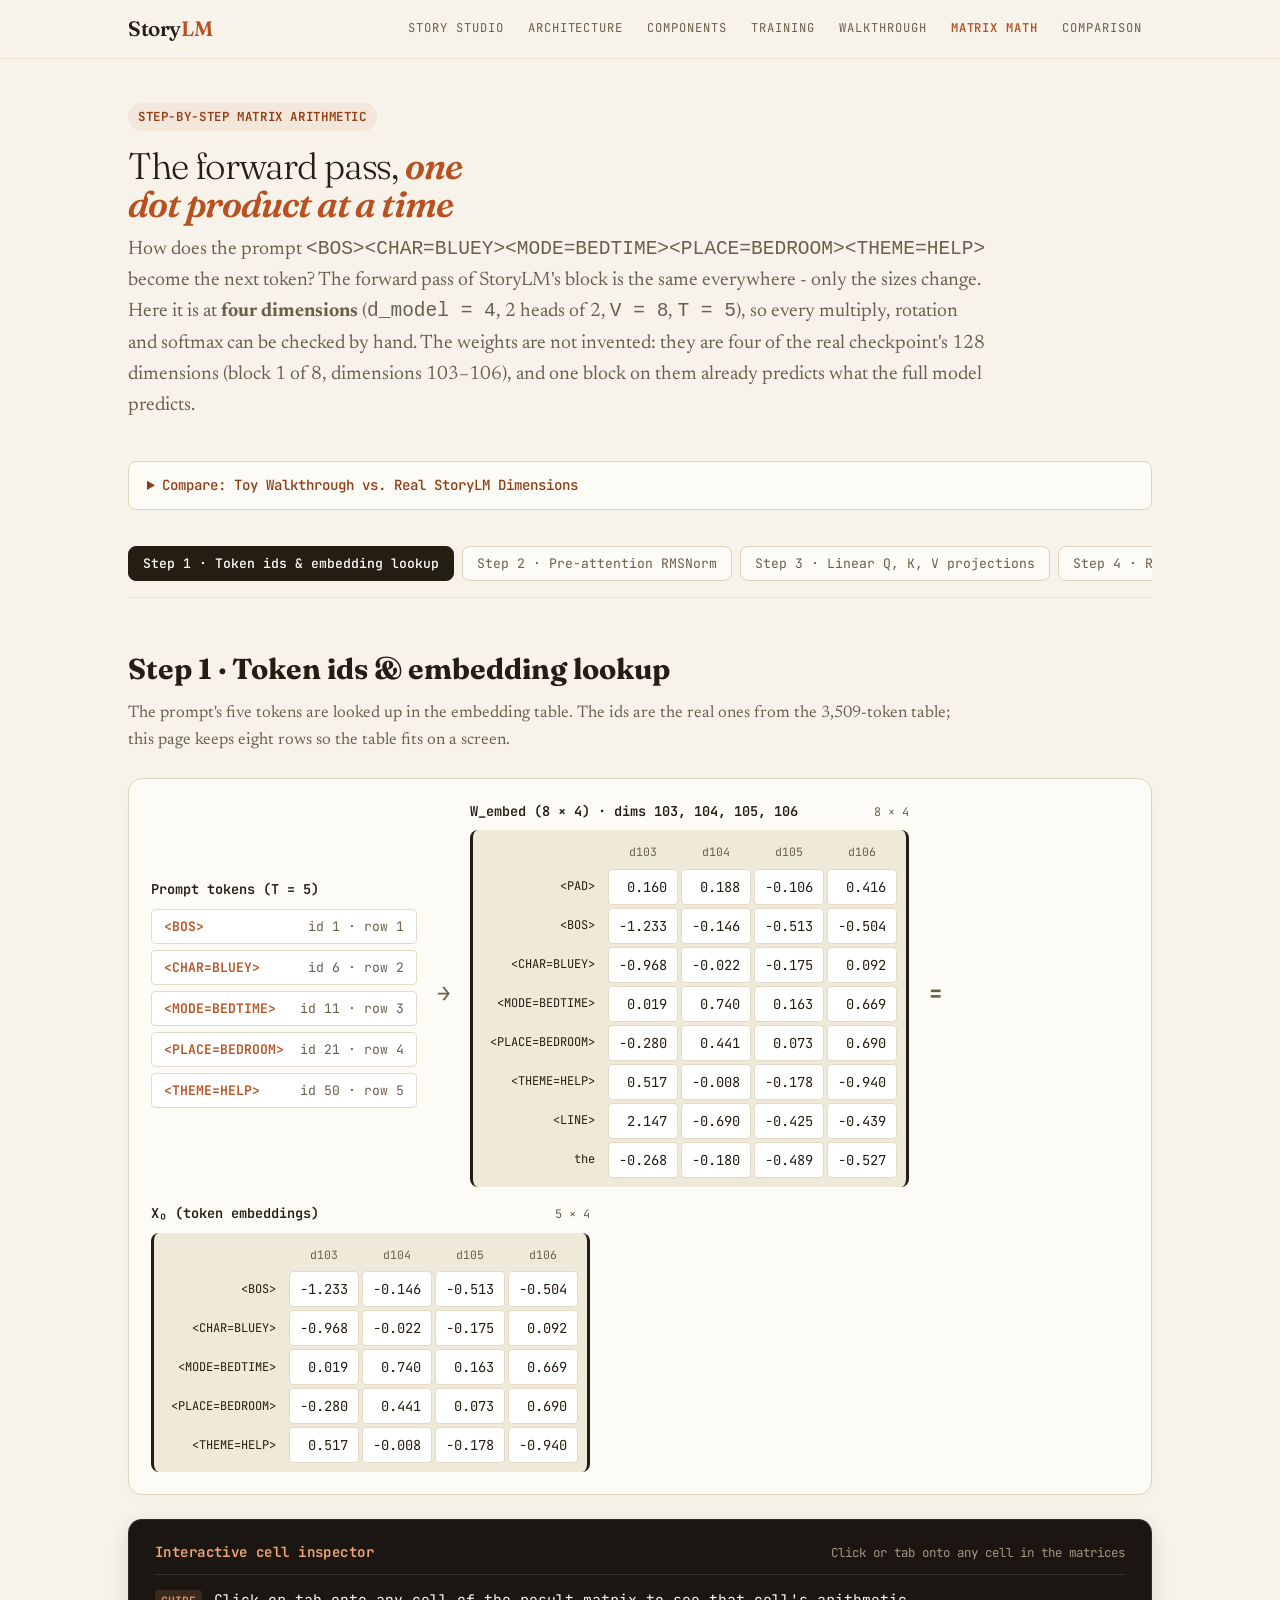
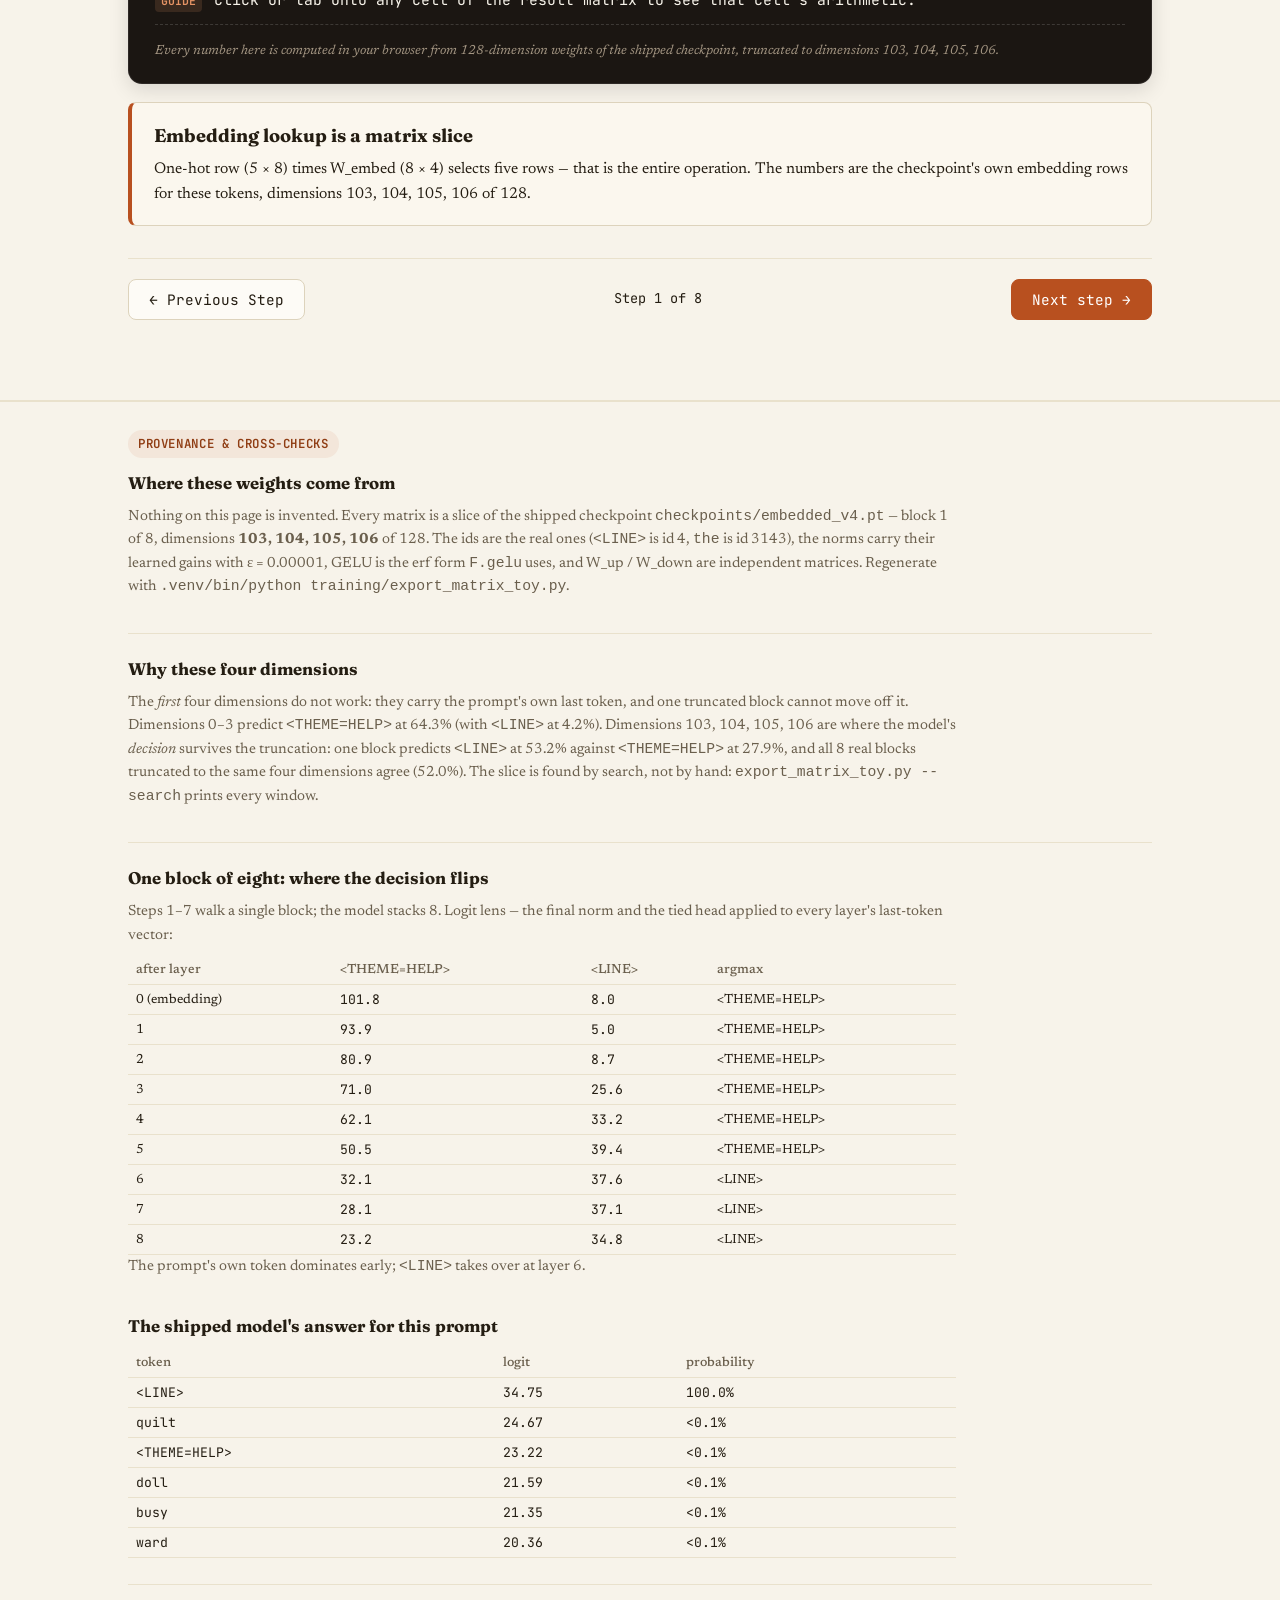
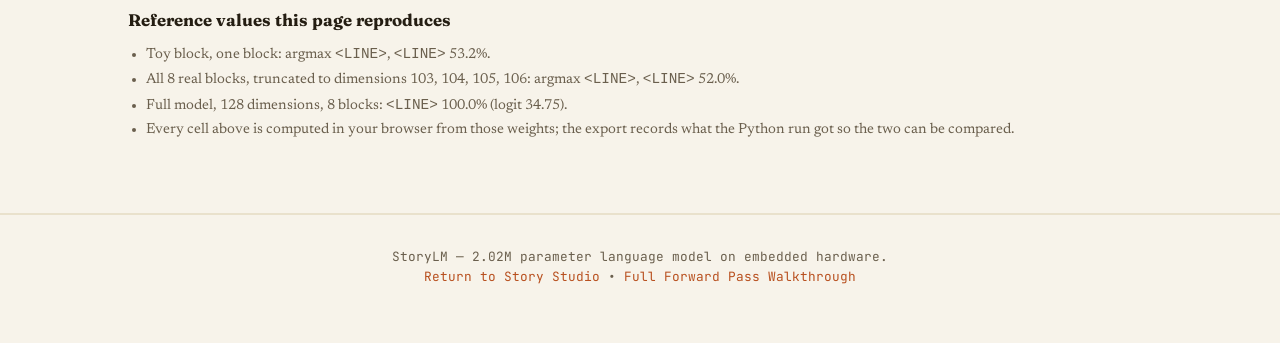
<file: web/matrix_walkthrough.html>
<!DOCTYPE html>
<html lang="en">
<head>
  <meta charset="UTF-8">
  <meta name="viewport" content="width=device-width, initial-scale=1.0">
  <title>StoryLM — Matrix Multiplication Walkthrough</title>
  <meta name="description" content="Step-by-step matrix multiplication walkthrough of a StoryLM forward pass, scaled down to 4 dimensions to inspect the exact math of every layer.">
  <link rel="preconnect" href="https://fonts.googleapis.com">
  <link rel="preconnect" href="https://fonts.gstatic.com" crossorigin>
  <link href="https://fonts.googleapis.com/css2?family=Fraunces:opsz,wght@9..144,300;9..144,400;9..144,600&family=Newsreader:ital,opsz,wght@0,6..72,400;0,6..72,500;1,6..72,400&family=JetBrains+Mono:wght@400;500;600&display=swap" rel="stylesheet">
  <link rel="stylesheet" href="styles.css">
  <style>
    /* Custom Matrix Walkthrough Styles */
    :root {
      --cell-bg: #ffffff;
      --cell-border: #e3dbc7;
      --cell-hover: #fcf4e8;
      --highlight-row: rgba(184, 80, 31, 0.16);
      --highlight-col: rgba(49, 89, 143, 0.16);
      --highlight-cell: #b8501f;
      --highlight-cell-text: #ffffff;
      --highlight-paired: rgba(29, 116, 132, 0.22);
      --accent-cyan: #1d7484;
    }

    .walkthrough-hero {
      padding: 44px 0 20px;
      border-bottom: 1px solid var(--line-soft);
    }
    .badge {
      display: inline-block;
      font-family: var(--font-mono);
      font-size: 0.78rem;
      letter-spacing: 0.05em;
      text-transform: uppercase;
      padding: 4px 10px;
      border-radius: 999px;
      background: var(--accent-soft);
      color: var(--accent-ink);
      font-weight: 600;
      margin-bottom: 12px;
    }
    .stepper-nav {
      display: flex;
      gap: 8px;
      overflow-x: auto;
      padding: 16px 0;
      margin-bottom: 24px;
      border-bottom: 1px solid var(--line-soft);
      scrollbar-width: thin;
    }
    .step-btn {
      flex: 0 0 auto;
      font-family: var(--font-mono);
      font-size: 0.82rem;
      padding: 8px 14px;
      border-radius: 8px;
      border: 1px solid var(--line);
      background: var(--card);
      color: var(--muted);
      cursor: pointer;
      transition: all 0.15s ease;
      white-space: nowrap;
    }
    .step-btn:hover {
      border-color: var(--accent);
      color: var(--ink);
    }
    .step-btn.active {
      background: var(--ink);
      color: #fff;
      border-color: var(--ink);
      font-weight: 500;
    }
    .step-btn .step-num {
      opacity: 0.6;
      margin-right: 4px;
    }

    /* Sub-tabs for steps with multiple sub-views (like Q/K/V) */
    .subtabs {
      display: flex;
      gap: 8px;
      margin-bottom: 16px;
    }
    .subtab-btn {
      font-family: var(--font-mono);
      font-size: 0.78rem;
      padding: 5px 12px;
      border-radius: 6px;
      border: 1px solid var(--line);
      background: var(--paper-2);
      color: var(--muted);
      cursor: pointer;
    }
    .subtab-btn.active {
      background: var(--accent);
      color: #fff;
      border-color: var(--accent);
      font-weight: 600;
    }

    /* Layout */
    .walkthrough-content {
      padding: 24px 0 80px;
    }
    .step-header {
      margin-bottom: 24px;
    }
    .step-title {
      font-family: var(--font-display);
      font-size: 1.8rem;
      margin: 0 0 8px;
      color: var(--ink);
    }
    .step-desc {
      color: var(--muted);
      font-size: 1.05rem;
      max-width: 840px;
      margin: 0;
      line-height: 1.6;
    }

    /* Matrix Display Cards */
    .calc-board {
      display: flex;
      flex-direction: column;
      gap: 20px;
    }
    .matrix-operation {
      display: flex;
      align-items: center;
      gap: 16px;
      flex-wrap: wrap;
      background: var(--card);
      border: 1px solid var(--line);
      border-radius: var(--radius);
      padding: 22px;
      box-shadow: 0 4px 12px rgba(0,0,0,0.02);
      overflow-x: auto;
    }
    .matrix-box {
      display: flex;
      flex-direction: column;
      gap: 8px;
    }
    .matrix-label {
      font-family: var(--font-mono);
      font-size: 0.85rem;
      font-weight: 600;
      color: var(--ink);
      display: flex;
      justify-content: space-between;
      align-items: baseline;
      gap: 8px;
    }
    .matrix-shape {
      font-size: 0.74rem;
      color: var(--muted);
      font-weight: normal;
    }

    /* Matrix Tables */
    table.matrix-table {
      border-collapse: separate;
      border-spacing: 3px;
      font-family: var(--font-mono);
      font-size: 0.86rem;
      background: var(--paper-2);
      padding: 6px;
      border-radius: 8px;
      border-left: 3px solid var(--ink);
      border-right: 3px solid var(--ink);
    }
    table.matrix-table th {
      padding: 4px 8px;
      color: var(--muted);
      font-size: 0.72rem;
      font-weight: normal;
      text-align: center;
    }
    table.matrix-table th.row-label {
      text-align: right;
      padding-right: 10px;
      font-size: 0.75rem;
      color: var(--ink);
    }
    table.matrix-table td {
      background: var(--cell-bg);
      border: 1px solid var(--cell-border);
      padding: 6px 10px;
      text-align: right;
      border-radius: 4px;
      min-width: 58px;
      cursor: pointer;
      transition: all 0.12s ease;
      user-select: none;
    }
    /* Hover only hints that a cell is clickable: it must not run the inspection. */
    table.matrix-table td:hover {
      background: var(--cell-hover);
      border-color: var(--accent);
      transform: scale(1.04);
    }

    /* Interactive highlights */
    table.matrix-table tr.is-query td { background: rgba(184, 80, 31, 0.22) !important; border-color: var(--highlight-cell) !important; }
    table.matrix-table tr.is-key td { background: rgba(49, 89, 143, 0.22) !important; border-color: #31598f !important; }
    table.matrix-table tr.highlighted-row td {
      background: var(--highlight-row) !important;
      border-color: var(--accent) !important;
    }
    table.matrix-table td.linked-cell {
      outline: 2px dashed var(--accent-cyan);
      outline-offset: -2px;
    }
    table.matrix-table td.highlighted-col {
      background: var(--highlight-col) !important;
      border-color: var(--blue) !important;
    }
    table.matrix-table td.paired-cell {
      background: var(--highlight-paired) !important;
      border-color: var(--accent-cyan) !important;
      font-weight: 600;
    }
    table.matrix-table td.active-cell {
      background: var(--highlight-cell) !important;
      color: var(--highlight-cell-text) !important;
      border-color: var(--highlight-cell) !important;
      font-weight: 600;
      transform: scale(1.06);
    }

    .op-symbol {
      font-size: 1.4rem;
      font-family: var(--font-mono);
      font-weight: bold;
      color: var(--muted);
      padding: 0 4px;
      text-align: center;
    }

    /* Inspector Card */
    /* The panel is text you should be able to select and copy. */
    .inspector-card, .inspector-steps, .inspector-eval, .inspector-hint, .calc-math {
      user-select: text;
      -webkit-user-select: text;
    }
    /* Values that came out of a matrix are chipped so it is obvious what is being
       referred to (and they match the row tint of the matrix they came from). */
    .calc-math .v {
      padding: 0 4px;
      border-radius: 3px;
      background: rgba(255, 255, 255, 0.10);
      font-weight: 600;
    }
    .calc-math .v.q { color: #f2a679; background: rgba(184, 80, 31, 0.25); }
    .calc-math .v.k { color: #9cc7ff; background: rgba(49, 89, 143, 0.30); }
    .inspector-card {
      background: #1b1612;
      color: #ede5d8;
      border-radius: var(--radius);
      padding: 22px 26px;
      font-family: var(--font-mono);
      font-size: 0.9rem;
      line-height: 1.55;
      border: 1px solid rgba(255, 255, 255, 0.08);
      box-shadow: 0 6px 20px rgba(0,0,0,0.12);
    }
    .inspector-header {
      display: flex;
      justify-content: space-between;
      align-items: center;
      margin-bottom: 14px;
      padding-bottom: 10px;
      border-bottom: 1px solid rgba(255,255,255,0.12);
    }
    .inspector-title {
      color: #f2a679;
      font-weight: 600;
      font-size: 0.88rem;
      letter-spacing: 0.03em;
    }
    .inspector-steps {
      display: flex;
      flex-direction: column;
      gap: 8px;
      margin-bottom: 12px;
    }
    .calc-row {
      display: flex;
      gap: 12px;
      align-items: baseline;
    }
    .calc-tag {
      font-size: 0.72rem;
      color: #e59364;
      background: rgba(229, 147, 100, 0.15);
      padding: 2px 6px;
      border-radius: 4px;
      text-transform: uppercase;
      font-weight: 600;
      flex-shrink: 0;
    }
    .calc-math {
      color: #f7f3ea;
      font-size: 0.92rem;
      word-break: break-word;
    }
    .calc-math strong {
      color: #79c0ff;
    }
    .inspector-eval {
      font-size: 1.08rem;
      color: #56d364;
      font-weight: 600;
      padding-top: 6px;
      border-top: 1px dashed rgba(255,255,255,0.15);
    }
    .inspector-hint {
      color: #a49683;
      font-size: 0.82rem;
      margin-top: 10px;
      font-family: var(--font-body);
      font-style: italic;
    }

    /* Concept Notes Box */
    .concept-card {
      background: #fbf7ee;
      border: 1px solid var(--line);
      border-left: 4px solid var(--accent);
      border-radius: 8px;
      padding: 18px 22px;
      margin-top: 18px;
    }
    .concept-title {
      font-family: var(--font-display);
      font-size: 1.15rem;
      color: var(--ink);
      margin: 0 0 6px;
    }
    .concept-body {
      font-size: 0.98rem;
      color: var(--ink);
      margin: 0;
      line-height: 1.6;
    }

    /* Nav Buttons Bottom */
    .step-actions {
      display: flex;
      justify-content: space-between;
      margin-top: 32px;
      padding-top: 20px;
      border-top: 1px solid var(--line-soft);
    }
    .action-btn {
      font-family: var(--font-mono);
      font-size: 0.9rem;
      padding: 10px 20px;
      border-radius: 8px;
      border: 1px solid var(--line);
      background: var(--card);
      color: var(--ink);
      cursor: pointer;
      transition: all 0.15s ease;
    }
    .action-btn:hover {
      background: var(--ink);
      color: #fff;
    }
    .action-btn.primary {
      background: var(--accent);
      color: #fff;
      border-color: var(--accent);
    }
    .action-btn.primary:hover {
      background: var(--accent-ink);
    }

    /* Comparison Table */
    .dim-table {
      width: 100%;
      border-collapse: collapse;
      font-size: 0.92rem;
      margin-top: 12px;
    }
    .dim-table th, .dim-table td {
      border: 1px solid var(--line);
      padding: 8px 12px;
      text-align: left;
    }
    .dim-table th {
      background: var(--paper-2);
      font-family: var(--font-mono);
      font-size: 0.8rem;
    }
    .dim-table td.mono {
      font-family: var(--font-mono);
    }
    /* wide tables scroll inside their own box rather than stretching the page */
    .table-scroll { overflow-x: auto; }
    .table-scroll .dim-table { min-width: 620px; }
    .table-scroll .lens-table { min-width: 250px; }
    /* token lists (step 1) */
    .token-list { display: flex; flex-direction: column; gap: 6px; font-family: var(--font-mono); font-size: 0.82rem; }
    .token-row { display: flex; justify-content: space-between; gap: 16px; background: var(--cell-bg);
                 border: 1px solid var(--cell-border); border-radius: 4px; padding: 6px 12px; }
    .token-name { font-weight: 600; color: var(--accent); }
    .token-id { color: var(--muted); }
    /* row-sum column for the attention matrices */
    table.matrix-table th.sigma-col { color: var(--accent-cyan); }
    table.matrix-table td.sigma-cell { background: var(--paper-2); color: var(--accent-cyan);
                                       cursor: default; font-weight: 600; }
    table.matrix-table td.sigma-cell:hover { transform: none; background: var(--paper-2); border-color: var(--cell-border); }
    /* keyboard focus must be as visible as hover */
    table.matrix-table td:focus { outline: 2px solid var(--accent); outline-offset: 1px; background: var(--cell-hover); }
    /* probability chips */
    .prob-row { display: flex; gap: 8px; flex-wrap: wrap; margin: 10px 0 14px; font-family: var(--font-mono); font-size: 0.82rem; }
    .prob-chip { display: inline-flex; gap: 6px; align-items: baseline; padding: 4px 8px; border-radius: 4px;
                 background: var(--paper-2); border: 1px solid var(--line-soft); }
    .prob-chip.is-win { background: var(--accent); border-color: var(--accent); color: #fff; font-weight: 600; }
    .chip-pct { opacity: 0.85; }
    /* provenance block */
    #provenance { padding: 28px 0 70px; border-top: 1px solid var(--line-soft); }
    /* One block per row: side-by-side columns squeezed the prose into narrow
       ribbons on a desktop and left the rest of the width empty. */
    /* minmax(0, 1fr) + min-width: 0 lets the blocks shrink on a phone: without it a
       grid item keeps its content's minimum width and a wide table pushes the page
       sideways instead of scrolling inside .table-scroll. */
    .prov-grid, .prov-refs { display: grid; grid-template-columns: minmax(0, 1fr); gap: 26px; }
    .prov-grid > div, .prov-refs > div { min-width: 0; }
    .prov-grid h3, .prov-refs h3 { font-family: var(--font-display); font-size: 1.05rem; margin: 0 0 8px; }
    .prov-grid p, .prov-refs p { color: var(--muted); font-size: 0.92rem; line-height: 1.6; margin: 0 0 8px; max-width: 92ch; }
    .table-scroll { max-width: 92ch; }
    /* a hairline between the stacked blocks, so they read as separate entries */
    .prov-grid > div, .prov-refs > div { padding-top: 22px; border-top: 1px solid var(--line-soft); }
    .prov-grid > div:first-child, .prov-refs > div:first-child { padding-top: 0; border-top: none; }
    .prov-refs { margin-top: 26px; }
    table.lens-table { width: 100%; border-collapse: collapse; font-size: 0.82rem; }
    table.lens-table th, table.lens-table td { text-align: left; padding: 4px 8px; border-bottom: 1px solid var(--line-soft); }
    table.lens-table th { color: var(--muted); font-weight: 500; }
    table.lens-table td.mono { font-family: var(--font-mono); }
    .prov-list { margin: 0; padding-left: 18px; color: var(--muted); font-size: 0.9rem; line-height: 1.7; }
    .muted-small { font-size: 0.78rem; }
    .calc-error { font-family: var(--font-mono); color: var(--accent); padding: 16px 0; }
  </style>
</head>
<body>

  <header class="site-nav">
    <div class="container nav-inner">
      <a class="wordmark" href="index.html">Story<em>LM</em></a>
      <ul class="nav-links">
        <li><a href="index.html#story">Story Studio</a></li>
        <li><a href="index.html#architecture">Architecture</a></li>
        <li><a href="index.html#components">Components</a></li>
        <li><a href="index.html#training">Training</a></li>
        <li><a href="walkthrough.html">Walkthrough</a></li>
        <li><a href="matrix_walkthrough.html" aria-current="page" style="color:var(--accent);font-weight:600;">Matrix Math</a></li>
                <li><a href="index.html#comparison">Comparison</a></li>
      </ul>
    </div>
  </header>

  <main id="top">

    <section class="walkthrough-hero">
      <div class="container">
        <span class="badge">Step-by-Step Matrix Arithmetic</span>
        <h1 class="hero-title" style="font-size: 2.3rem; margin: 4px 0 12px;">
          The forward pass, <em>one dot product at a time</em>
        </h1>
        <p class="hero-sub" style="max-width: 860px;">
          How does the prompt <code>&lt;BOS&gt;&lt;CHAR=BLUEY&gt;&lt;MODE=BEDTIME&gt;&lt;PLACE=BEDROOM&gt;&lt;THEME=HELP&gt;</code> become the next token?
          The forward pass of StoryLM's block is the same everywhere - only the sizes change. Here it is at
          <strong>four dimensions</strong> (<code>d_model = 4</code>, 2 heads of 2, <code>V = 8</code>, <code>T = 5</code>),
          so every multiply, rotation and softmax can be checked by hand. The weights are not invented:
          they are four of the real checkpoint's 128 dimensions (block 1 of 8, dimensions <span id="heroDims">103-106</span>),
          and one block on them already predicts what the full model predicts.
        </p>

        <!-- Dimensions Scale Note -->
        <details style="margin-top: 16px; background: var(--card); border: 1px solid var(--line); border-radius: 8px; padding: 12px 18px;">
          <summary style="cursor: pointer; font-family: var(--font-mono); font-size: 0.88rem; color: var(--accent-ink); font-weight: 500;">
            Compare: Toy Walkthrough vs. Real StoryLM Dimensions
          </summary>
          <div class="table-scroll">
          <table class="dim-table">
            <thead>
              <tr>
                <th>Dimension Concept</th>
                <th>Toy Math Walkthrough</th>
                <th>Real StoryLM (docs/tiny_model.md)</th>
                <th>Why Reduced Here?</th>
              </tr>
            </thead>
            <tbody>
              <tr>
                <td>Context Length ($T$)</td>
                <td class="mono">5 tokens (the prompt prefix)</td>
                <td class="mono">384 tokens</td>
                <td>Fits on a screen without scrolling 384 rows.</td>
              </tr>
              <tr>
                <td>Model Dimension ($d_{\text{model}}$)</td>
                <td class="mono">4 (dimensions 103-106)</td>
                <td class="mono">128</td>
                <td>4 dimensions keep a dot product to four terms you can verify by hand - and this slice is where the model's next-token decision survives truncation (see the note at the bottom).</td>
              </tr>
              <tr>
                <td>Attention Heads ($h$)</td>
                <td class="mono">2 heads ($d_{\text{head}} = 2$)</td>
                <td class="mono">8 heads ($d_{\text{head}} = 16$)</td>
                <td>Two heads of two dimensions, each with its own RoPE pair and its own softmax, concatenated afterwards - the real mechanics, not merged.</td>
              </tr>
              <tr>
                <td>FFN Hidden ($d_{\text{ffn}}$)</td>
                <td class="mono">8 (independent W_up, W_down)</td>
                <td class="mono">512</td>
                <td>Same expansion and contraction; up and down are separate matrices, as in the checkpoint.</td>
              </tr>
              <tr>
                <td>Vocabulary Size ($V$)</td>
                <td class="mono">8 tokens</td>
                <td class="mono">3,509 tokens</td>
                <td>Eight rows (one control token of each kind, &lt;LINE&gt;, and a word) keep the table and the logit vector on one screen. The ids shown are the real ones.</td>
              </tr>
              <tr>
                <td>Depth (blocks)</td>
                <td class="mono">1 block walked (8 also measured)</td>
                <td class="mono">8 blocks</td>
                <td>Steps 1-7 are one block. The exporter also runs all eight truncated blocks: same prediction.</td>
              </tr>
              <tr>
                <td>Norms / activation</td>
                <td class="mono">learned gain, ε = 1e-5, exact GELU</td>
                <td class="mono">same</td>
                <td>No shortcuts: the gain is the checkpoint's, GELU is the erf form <code>F.gelu</code> uses (not the tanh approximation).</td>
              </tr>
            </tbody>
          </table>
          </div>
        </details>
      </div>
    </section>

    <!-- STEP NAVIGATION -->
    <div class="container">
      <nav class="stepper-nav" id="stepperNav">
        <!-- Rendered by JS -->
      </nav>
    </div>

    <!-- MAIN WALKTHROUGH STAGE -->
    <section class="walkthrough-content">
      <div class="container">

        <div class="step-header">
          <h2 class="step-title" id="stepTitle">Step 1: Token IDs &amp; Embedding Lookup</h2>
          <p class="step-desc" id="stepDesc">
            Tokens enter the model as discrete integer indices. An embedding matrix translates each ID into a dense 4-dimensional vector.
          </p>
          <div id="subtabsContainer" class="subtabs" style="display:none; margin-top:14px;"></div>
        </div>

        <div class="calc-board" id="calcBoard">
          <!-- Rendered dynamically -->
        </div>

        <!-- LIVE CELL INSPECTOR -->
        <div class="inspector-card" id="inspectorCard" role="region" aria-label="Interactive cell inspector" style="margin-top: 24px;">
          <div class="inspector-header">
            <span class="inspector-title" id="inspectTitle">Interactive Cell Inspector</span>
            <span style="font-size: 0.78rem; color: #a49683;">Click or tab onto any cell in the matrices</span>
          </div>
          <div class="inspector-steps" id="inspectSteps" aria-live="polite">
            <div class="calc-row">
              <span class="calc-tag">Guide</span>
              <span class="calc-math" id="inspectFormula">Click or tab onto any cell in the result matrix above to inspect that cell's arithmetic.</span>
            </div>
          </div>
          <div class="inspector-eval" id="inspectEval" aria-live="polite"></div>
          <div class="inspector-hint" id="inspectHint">Each cell is calculated through explicit vector and matrix operations.</div>
        </div>

        <!-- CONCEPT EXPLANATION -->
        <div class="concept-card" id="conceptCard">
          <h3 class="concept-title" id="conceptTitle">What is happening mathematically?</h3>
          <p class="concept-body" id="conceptBody">...</p>
        </div>

        <!-- ACTIONS -->
        <div class="step-actions">
          <button class="action-btn" id="prevBtn" onclick="prevStep()">← Previous Step</button>
          <span style="font-family: var(--font-mono); font-size: 0.85rem; align-self: center;" id="stepCounter">Step 1 of 8</span>
          <button class="action-btn primary" id="nextBtn" onclick="nextStep()">Next Step →</button>
        </div>

      </div>
    </section>

    <section id="provenance">
      <div class="container">
        <span class="badge">Provenance &amp; cross-checks</span>
        <div id="provenanceBody"></div>
      </div>
    </section>

  </main>

  <footer style="border-top:1px solid var(--line-soft); padding:32px 0; text-align:center; font-family:var(--font-mono); font-size:0.8rem; color:var(--muted);">
    <div class="container">
      StoryLM &mdash; 2.02M parameter language model on embedded hardware.
      <br>
      <a href="index.html" style="color:var(--accent);">Return to Story Studio</a> &bull;
      <a href="walkthrough.html" style="color:var(--accent);">Full Forward Pass Walkthrough</a>
    </div>
  </footer>

  <!-- The toy block on this page is a slice of the shipped checkpoint, generated by
         .venv/bin/python training/export_matrix_toy.py   (block 1, dimensions 103-106) -->
  <script src="matrix_toy_data.js"></script>
  <script>
    "use strict";
    (() => {
      const T = window.MATRIX_TOY;
      const byId = (id) => document.getElementById(id);
      if (!T) {
        document.addEventListener("DOMContentLoaded", () => {
          byId("calcBoard").innerHTML =
            `<p class="calc-error">matrix_toy_data.js is missing. Generate it with
             <code>.venv/bin/python training/export_matrix_toy.py</code>, then reload.</p>`;
        });
        return;
      }

      const TOKENS = T.tokens.map((t) => t.token);
      const IDS = T.tokens.map((t) => t.id);
      const PROMPT = T.prompt;
      const W = T.weights;
      const TOY = T.config.toy;
      const REAL = T.config.real;
      const EPS = TOY.eps;
      const HEADS = TOY.heads;
      const HD = TOY.head_dim;
      const DIMS = T.dims;

      // ---------- formatting ----------
      const num = (v, digits) => {
        const x = Number(v);
        return (Math.abs(x) < 5e-7 ? 0 : x).toFixed(digits);
      };
      const pct = (p) => (p >= 0.99995 ? "≈100%" : p < 0.0005 ? "<0.1%" : (p * 100).toFixed(1) + "%");
      // tokens like <BOS> must never be parsed as HTML
      const esc = (s) => String(s).replace(/&/g, "&amp;").replace(/</g, "&lt;").replace(/>/g, "&gt;");

      // ---------- math (mirroring storylm/model.py) ----------
      const matT = (M) => M[0].map((_, j) => M.map((row) => row[j]));
      function matmul(A, B) {
        const out = [];
        for (let i = 0; i < A.length; i++) {
          const row = [];
          for (let j = 0; j < B[0].length; j++) {
            let sum = 0;
            for (let k = 0; k < B.length; k++) sum += A[i][k] * B[k][j];
            row.push(sum);
          }
          out.push(row);
        }
        return out;
      }
      function rmsnorm(row, gain) {
        let ms = 0;
        for (const v of row) ms += v * v;
        const r = Math.sqrt(ms / row.length + EPS);
        return row.map((v, i) => (v / r) * gain[i]);
      }
      // erf by Abramowitz & Stegun 7.1.26, |error| < 1.5e-7: GELU as torch's F.gelu computes it
      function erf(x) {
        const sign = x < 0 ? -1 : 1;
        const a = Math.abs(x);
        const t = 1 / (1 + 0.3275911 * a);
        const y = 1 - ((((1.061405429 * t - 1.453152027) * t + 1.421413741) * t - 0.284496736) * t + 0.254829592) * t * Math.exp(-a * a);
        return sign * y;
      }
      const gelu = (x) => 0.5 * x * (1 + erf(x / Math.SQRT2));
      const INV_FREQ = TOY.inv_freq;
      function ropeRow(row, pos) {
        const out = row.slice();
        for (let h = 0; h < HEADS; h++) {
          for (let i = 0; i < INV_FREQ.length; i++) {
            const a = pos * INV_FREQ[i], c = Math.cos(a), s = Math.sin(a);
            const i0 = h * HD + 2 * i, i1 = i0 + 1;
            out[i0] = row[i0] * c - row[i1] * s;
            out[i1] = row[i0] * s + row[i1] * c;
          }
        }
        return out;
      }
      function softmax(row, maskFrom) {
        const masked = row.map((v, j) => (maskFrom !== undefined && j > maskFrom ? -Infinity : v));
        const max = Math.max(...masked.filter(Number.isFinite));
        const exps = masked.map((v) => (Number.isFinite(v) ? Math.exp(v - max) : 0));
        const sum = exps.reduce((a, b) => a + b, 0);
        return { probs: exps.map((v) => v / sum), exps, sum, max };
      }

      // ---------- the forward pass, one real block ----------
      const X0 = PROMPT.map((p) => W.embed[p.row].slice());
      const X0NORM = X0.map((row) => rmsnorm(row, W.norm_attn));
      const Q = matmul(X0NORM, matT(W.q));
      const K = matmul(X0NORM, matT(W.k));
      const Vm = matmul(X0NORM, matT(W.v));
      const QROPE = Q.map((row, pos) => ropeRow(row, pos));
      const KROPE = K.map((row, pos) => ropeRow(row, pos));

      const HEADDETAIL = [];
      for (let h = 0; h < HEADS; h++) {
        const head = { index: h, rows: [], probs: [], context: [] };
        for (let i = 0; i < PROMPT.length; i++) {
          const raw = [];
          for (let j = 0; j < PROMPT.length; j++) {
            let dot = 0;
            for (let d = 0; d < HD; d++) dot += QROPE[i][h * HD + d] * KROPE[j][h * HD + d];
            raw.push(dot / Math.sqrt(HD));
          }
          const sm = softmax(raw, i);
          head.rows.push({ raw, ...sm });
          head.probs.push(sm.probs);
          const ctx = [];
          for (let d = 0; d < HD; d++) {
            let sum = 0;
            for (let j = 0; j < PROMPT.length; j++) sum += sm.probs[j] * Vm[j][h * HD + d];
            ctx.push(sum);
          }
          head.context.push(ctx);
        }
        HEADDETAIL.push(head);
      }
      const O = PROMPT.map((_, i) => HEADDETAIL.flatMap((h) => h.context[i]));
      const YATTN = matmul(O, matT(W.proj));
      const X1 = X0.map((row, i) => row.map((v, j) => v + YATTN[i][j]));
      const X1NORM = X1.map((row) => rmsnorm(row, W.norm_ffn));
      const UPPRE = matmul(X1NORM, matT(W.up));
      const GELUED = UPPRE.map((row) => row.map(gelu));
      const YFFN = matmul(GELUED, matT(W.down));
      const X2 = X1.map((row, i) => row.map((v, j) => v + YFFN[i][j]));
      const X2NORM = X2.map((row) => rmsnorm(row, W.norm_final));
      const LAST = X2NORM[PROMPT.length - 1];
      const LOGITS = W.embed.map((row) => row.reduce((s, v, d) => s + v * LAST[d], 0));
      const NEXT = softmax(LOGITS);
      const PROBS = NEXT.probs;
      const WIN_INDEX = LOGITS.indexOf(Math.max(...LOGITS));
      const WINNER = TOKENS[WIN_INDEX];

      // ---------- inspector plumbing ----------
      function clearHighlights() {
        document.querySelectorAll(".highlighted-row, .highlighted-col, .active-cell, .linked-cell, .is-query, .is-key")
          .forEach((el) => el.classList.remove("highlighted-row", "highlighted-col", "active-cell", "linked-cell", "is-query", "is-key"));
      }
      const mark = (id, cls) => { const el = byId(id); if (el) el.classList.add(cls); };
      const tagRow = (tag, html) => `<div class="calc-row"><span class="calc-tag">${tag}</span><span class="calc-math">${html}</span></div>`;
      function showInspect(title, steps, evaluation, hint) {
        byId("inspectTitle").textContent = title;
        byId("inspectSteps").innerHTML = steps;
        byId("inspectEval").textContent = evaluation;
        byId("inspectHint").textContent = hint;
      }

      // Step 1 has two directions: a cell of X₀ points back at the embedding row it
      // was copied from (row index and embedding row are different numbers — the
      // prompt's tokens live on rows 1-5 of the table while X₀ counts 0-4), and a
      // cell of the table itself describes that row.
      // The Σ column: the same row of weights, added instead of multiplied.
      function inspectRowSum(m, row) {
        clearHighlights();
        const total = m.sigma(m.data[row]);
        mark(`row_${m.id}_${row}`, "highlighted-row");
        mark(`cell_${m.id}_sigma_${row}`, "active-cell");
        showInspect(`Row sum (${m.label}, row ${row})`,
          tagRow("Add the row", m.data[row].map((v, c) => num(v, 4)).join(" + "))
          + tagRow("Total", `<strong>${num(total, 6)}</strong>`)
          + tagRow("Shown as", `the Σ cell prints it to three decimals: <strong>${num(total, 3)}</strong>`),
          `= ${num(total, 3)}`,
          m.sigmaNote || "Computed from the unrounded weights, so this is the row's true total even though the cells beside it are rounded for display.");
      }

      // For matrices that are an input to a step: no operation to show, so describe the cell.
      function inspectPlainCell(m, row, col, value) {
        clearHighlights();
        mark(`cell_${m.id}_${row}_${col}`, "active-cell");
        showInspect(`${m.label} [${m.rowLabels[row]}, ${m.colLabels[col]}]`,
          tagRow("Cell", `<strong>${num(value, 4)}</strong>`)
          + tagRow("Shape", `${m.shape} — row ${row}, column ${col}`),
          `= ${num(value, 3)}`,
          `${m.label} feeds this step; the arithmetic happens in the matrices to its right.`);
      }

      function inspectEmbedding(row, col, ids, fromTable) {
        clearHighlights();
        if (fromTable) {
          const token = TOKENS[row], id = IDS[row];
          const inPrompt = PROMPT.findIndex((p) => p.row === row);
          mark(`cell_${ids.row}_${row}_${col}`, "active-cell");
          if (inPrompt >= 0) {
            mark(`row_${ids.cell}_${inPrompt}`, "highlighted-row");
            mark(`cell_${ids.cell}_${inPrompt}_${col}`, "active-cell");
          }
          showInspect(`Embedding table, row ${row}: ${token} (id ${id})`,
            tagRow("Cell", `W_embed[${row}][${col}] = <strong>${num(W.embed[row][col], 3)}</strong>`)
            + tagRow("Prompt token?", inPrompt >= 0
              ? `Yes — this row <em>is</em> row ${inPrompt} of X₀ (same four numbers, copied).`
              : "No — the prompt does not use this token, so no row of X₀ comes from it."),
            `= ${num(W.embed[row][col], 3)}`,
            inPrompt >= 0
              ? `Row ${row} of W_embed and row ${inPrompt} of X₀ are highlighted: the lookup copies these four numbers across.`
              : "Only the five prompt rows are copied out of this table; the rest are here for context (and for the tied output head).");
          return;
        }
        const p = PROMPT[row];
        mark(`row_${ids.row}_${p.row}`, "highlighted-row");
        mark(`cell_${ids.cell}_${row}_${col}`, "active-cell");
        showInspect(`Embedding lookup: ${p.token} (row ${row}, dimension ${DIMS[col]})`,
          tagRow("Token id", `<code>${esc(p.token)}</code> is id <strong>${p.id}</strong> in the 3,509-token table, and row ${p.row} of this page's 8-row table.`)
          + tagRow("Lookup", `X₀[${row}][${col}] = W_embed[${p.row}][${col}] = <strong>${num(X0[row][col], 3)}</strong>`),
          `= ${num(X0[row][col], 3)}`,
          `Row ${p.row} of W_embed is highlighted — that is the row X₀'s row ${row} was copied from.`);
      }

      function inspectNorm(row, col, ids, src, gain, labels, origin = "") {
        clearHighlights();
        let ss = 0;
        for (const v of src[row]) ss += v * v;
        const ms = ss / src[row].length;
        const r = Math.sqrt(ms + EPS);
        const scaled = src[row][col] / r;
        const dispRow = ids.dispRow === undefined ? row : ids.dispRow;
        mark(`row_${ids.src}_${row}`, "highlighted-row");
        mark(`cell_${ids.cell}_${dispRow}_${col}`, "active-cell");
        if (ids.gain) mark(`cell_${ids.gain}_0_${col}`, "linked-cell");
        const labelsOf = ids.srcCols ? ids.srcCols.map((l) => l) : DIMS.map((d) => `d${d}`);
        showInspect(`RMSNorm: ${PROMPT[row].token} (row ${row}, dimension ${DIMS[col]})`,
          tagRow("0 · Source row", `${labels[0]}[${row}] = ${src[row].map((v, i) => `<span class="v">${num(v, 4)}</span> <span class="muted-small">(${labelsOf[i]})</span>`).join(", ")} — the highlighted row of ${labels[0]} above`)
          + tagRow("1 · Sum of squares", `(${src[row].map((v) => num(v, 4) + "²").join(" + ")}) = ${num(ss, 4)}`)
          + tagRow("2 · Mean square", `${num(ss, 4)} / ${src[row].length} = ${num(ms, 4)}`)
          + tagRow("3 · RMS", `√(${num(ms, 4)} + ε), ε = ${EPS} → ${num(r, 4)}`)
          + tagRow("4 · Normalise", `${num(src[row][col], 4)} / ${num(r, 4)} = ${num(scaled, 4)}`)
          + tagRow("5 · Learned gain", `× ${num(gain[col], 4)}${ids.gain ? " (dashed in the gain row above)" : ""} = <strong>${num(scaled * gain[col], 4)}</strong>`),
          `= ${num(scaled * gain[col], 4)}`,
          `${labels[0]} → ${labels[1]}: divide by the root mean square, then scale by the layer's learned gain (nn.RMSNorm, ε = ${EPS}).${origin ? " " + origin : ""}`);
      }

      // A linear layer stores its weight as [out, in], so output column `col` is the
      // dot product of the input row with ROW `col` of the weight matrix — that is
      // the `x @ Wᵀ` the model actually computes. Summing with the wrong orientation
      // is exactly what makes an inspector disagree with the matrix it explains.
      function inspectDot(row, col, ids, A, Wmat, out, labelOut, labelW) {
        clearHighlights();
        mark(`row_${ids.row}_${row}`, "highlighted-row");
        mark(`row_${ids.col}_${col}`, "highlighted-row");
        mark(`cell_${ids.cell}_${row}_${col}`, "active-cell");
        let sum = 0;
        // activations to 3 decimals, weights to 4: the weights are ~0.02, and three
        // decimals there would not add back up to the sum by hand
        const terms = A[row].map((v, k) => {
          sum += v * Wmat[col][k];
          return `${num(v, 3)}×${num(Wmat[col][k], 4)}`;
        });
        showInspect(`${labelOut} (row ${row}, column ${col})`,
          tagRow("Dot product", terms.join(" + "))
          + tagRow("Sum", `<strong>${num(sum, 4)}</strong>`)
          + tagRow("Stored in the matrix", `kept to three decimals: <strong>${num(out, 3)}</strong>`),
          `= ${num(out, 3)}`,
          `Row ${row} of the input times row ${col} of ${labelW} (weights are stored [out, in], so the layer computes x @ ${labelW}ᵀ). Both rows are highlighted above.`);
      }

      function inspectRope(row, col, ids) {
        clearHighlights();
        const head = Math.floor(col / HD), i = Math.floor((col % HD) / 2), lane = col % 2;
        const angle = row * INV_FREQ[i];
        const i0 = head * HD + 2 * i, i1 = i0 + 1;
        const a = Q[row][i0], b = Q[row][i1];
        const c = Math.cos(angle), s = Math.sin(angle);
        const value = lane === 0 ? a * c - b * s : a * s + b * c;
        mark(`row_${ids.row}_${row}`, "highlighted-row");
        mark(`cell_${ids.cell}_${row}_${col}`, "active-cell");
        showInspect(`RoPE: ${PROMPT[row].token} (position ${row}), head ${head + 1}, dimension ${col}`,
          tagRow("Angle", `θ = position × inv_freq = ${row} × ${num(INV_FREQ[i], 4)} = ${num(angle, 4)} rad (${num(angle * 180 / Math.PI, 1)}°)`)
          + tagRow("Rotation", lane === 0
            ? `q${i0}′ = q${i0}·cos θ − q${i1}·sin θ = ${num(a, 3)}·${num(c, 3)} − ${num(b, 3)}·${num(s, 3)}`
            : `q${i1}′ = q${i0}·sin θ + q${i1}·cos θ = ${num(a, 3)}·${num(s, 3)} + ${num(b, 3)}·${num(c, 3)}`)
          + tagRow("Result", `<strong>${num(value, 4)}</strong>`),
          `= ${num(value, 4)}`,
          `Both heads rotate: head ${head + 1} owns dimensions ${head * HD}–${head * HD + HD - 1}, rotated in pairs. With head_dim ${HD} the single frequency is ${num(INV_FREQ[0], 4)} rad/token (${num(INV_FREQ[0] * 180 / Math.PI, 1)}°); the real head_dim 16 rotates 8 pairs per head, from ${num(1, 4)} down to ${num(1 / Math.pow(10000, 14 / 16), 4)} (storylm/model.py:32).`);
      }

      const chip = (cls, v, digits = 3) => `<span class="v ${cls}">${num(v, digits)}</span>`;
      const qrow = (head, row) => QROPE[row].slice(head * HD, head * HD + HD);
      const krow = (head, row) => KROPE[row].slice(head * HD, head * HD + HD);

      function inspectAttention(head, row, col, ids) {
        clearHighlights();
        const hd = HEADDETAIL[head];
        // the query row and the key row this score was built from
        mark(`row_Qhead_${row}`, "highlighted-row");
        mark(`row_Qhead_${row}`, "is-query");
        mark(`row_Khead_${col}`, "highlighted-row");
        mark(`row_Khead_${col}`, "is-key");
        mark(`cell_${ids.score}_${row}_${col}`, "active-cell");
        if (col <= row) mark(`cell_${ids.attn}_${row}_${col}`, "linked-cell");

        const q = qrow(head, row), k = krow(head, col);
        let dot = 0;
        const terms = q.map((v, d) => { dot += v * k[d]; return `${chip("q", v)}×${chip("k", k[d])}`; });
        const scaled = dot / Math.sqrt(HD);
        const dimList = Array.from({ length: HD }, (_, d) => head * HD + d).join(", ");
        const headNote = `head ${head + 1} (dims ${dimList})`;
        const lines =
          tagRow("1 · Query row", `q${row} = [${q.map((v) => chip("q", v)).join(", ")}] — row ${row} of Q_head (${headNote})`)
          + tagRow("2 · Key row", `k${col} = [${k.map((v) => chip("k", v)).join(", ")}] — row ${col} of K_head`)
          + tagRow("3 · Dot product", `q${row} · k${col} = ${terms.join(" + ")} = <strong>${num(dot, 4)}</strong>`)
          + tagRow("4 · Scale", `${num(dot, 4)} / √${HD} = ${num(dot, 4)} / ${num(Math.sqrt(HD), 6)} = <strong>${num(scaled, 4)}</strong> ← the cell in “Scores”`);

        if (col > row) {
          showInspect(`Causal mask: ${PROMPT[row].token} → ${PROMPT[col].token}`,
            lines
            + tagRow("5 · Mask", `column ${col} is in the future of row ${row}, so this score is replaced by −∞ before the softmax`)
            + tagRow("6 · Softmax", `exp(−∞) = 0 → weight <strong>0.000</strong>`),
            "= 0.000",
            `The score exists (${num(scaled, 4)}) but is discarded: an autoregressive model cannot attend to tokens it has not produced yet. The Q row and K row are highlighted above.`);
          return;
        }
        showInspect(`Attention weight, head ${head + 1}: ${PROMPT[row].token} → ${PROMPT[col].token}`,
          lines
          + tagRow("5 · Exponent", `exp(${num(scaled, 4)} − ${num(hd.rows[row].max, 4)}) = ${num(hd.rows[row].exps[col], 4)}`)
          + tagRow("6 · Softmax", `${num(hd.rows[row].exps[col], 4)} / ${num(hd.rows[row].sum, 4)} = <strong>${num(hd.probs[row][col], 4)}</strong>`),
          `= ${num(hd.probs[row][col], 4)} (${pct(hd.probs[row][col])})`,
          `Row ${row} of Q_head and row ${col} of K_head are highlighted, and the matching cells in “Scores” (${num(scaled, 3)}) and “A” (${num(hd.probs[row][col], 4)}) are marked. Each head normalises its own row: the five weights sum to 1, shown unrounded in the Σ column.`);
      }

      function inspectContext(head, row, col, ids) {
        clearHighlights();
        const hd = HEADDETAIL[head];
        mark(`row_${ids.attn}_${row}`, "highlighted-row");
        for (let k = 0; k < PROMPT.length; k++) mark(`cell_${ids.value}_${k}_${col}`, "highlighted-col");
        mark(`cell_${ids.cell}_${row}_${col}`, "active-cell");
        let sum = 0;
        const terms = hd.probs[row].map((a, k) => {
          sum += a * Vm[k][head * HD + col];
          return `${num(a, 4)}×${num(Vm[k][head * HD + col], 3)}`;
        });
        showInspect(`Context, head ${head + 1}: ${PROMPT[row].token}, dimension ${head * HD + col}`,
          tagRow("Weights", `row ${row} of A gives ${hd.probs[row].map((a) => chip("", a, 4)).join(" ")}`)
          + tagRow("Values", `column ${col} of V_head gives ${Vm.map((_, k) => chip("v", Vm[k][head * HD + col])).join(" ")}`)
          + tagRow("Weighted sum", terms.join(" + "))
          + tagRow("Result", `<strong>${num(sum, 4)}</strong>`),
          `= ${num(sum, 4)}`,
          `Row ${row} of A and column ${col} of V_head are highlighted: the context is a weighted average of the five value rows. Each head contributes 2 of the block's 4 dimensions; the two contexts are concatenated for step 6.`);
      }

      function inspectResidual(row, col, ids, A, B, out, labelOut, labelA, labelB, origin = "") {
        clearHighlights();
        if (ids.a) mark(`cell_${ids.a}_${row}_${col}`, "linked-cell");
        if (ids.b) mark(`cell_${ids.b}_${row}_${col}`, "linked-cell");
        mark(`cell_${ids.cell}_${row}_${col}`, "active-cell");
        showInspect(`${labelOut} (row ${row}, dimension ${DIMS[col]})`,
          tagRow(labelA, `<span class="v">${num(A[row][col], 4)}</span> — this cell, dashed in ${labelA}`)
          + tagRow(labelB, `<span class="v">${num(B[row][col], 4)}</span> — this cell, dashed in ${labelB}`)
          + tagRow("Sum", `<strong>${num(out[row][col], 4)}</strong>`),
          `= ${num(out[row][col], 4)}`,
          `The residual stream keeps the earlier representation and adds this block's contribution.${origin ? " " + origin : ""}`);
      }

      function inspectGelu(row, col, ids) {
        clearHighlights();
        if (ids.src) mark(`cell_${ids.src}_${row}_${col}`, "linked-cell");
        mark(`row_Wup_${col}`, "highlighted-row");
        mark(`cell_${ids.cell}_${row}_${col}`, "active-cell");
        showInspect(`GELU: ${PROMPT[row].token} (row ${row}), hidden feature h${col}`,
          tagRow("0 · Where x comes from", `the expansion cell ${ids.src ? `<span class="v">${num(UPPRE[row][col], 4)}</span> (dashed)` : `${num(UPPRE[row][col], 4)}`} = row ${row} of X₁,norm · row ${col} of W_up (highlighted)`)
          + tagRow("1 · Input", `x = ${num(UPPRE[row][col], 4)}`)
          + tagRow("2 · GELU", `0.5 · x · (1 + erf(x/√2)) — erf to 1.5e-7`)
          + tagRow("3 · Result", `<strong>${num(GELUED[row][col], 4)}</strong>`),
          `= ${num(GELUED[row][col], 4)}`,
          `storylm/model.py calls F.gelu, which is this erf form — not the tanh approximation. Feature h${col} is produced by row ${col} of W_up; click any cell of the expansion matrix to see that dot product.`);
      }

      function inspectLogit(col, ids) {
        clearHighlights();
        if (ids.embed) mark(`row_${ids.embed}_${col}`, "highlighted-row");
        mark(`cell_${ids.cell}_0_${col}`, "active-cell");
        let dot = 0;
        const terms = LAST.map((v, d) => { dot += v * W.embed[col][d]; return `${num(v, 3)}×${num(W.embed[col][d], 3)}`; });
        showInspect(`Logit: ${TOKENS[col]} (id ${IDS[col]})`,
          tagRow("0 · Where the row comes from", `the head reuses W_embed, so column ${col} of the logit vector is the dot product with <em>row ${col}</em> of W_embed — the row highlighted above (token <code>${esc(TOKENS[col])}</code>, id ${IDS[col]})`)
          + tagRow("1 · Dot product", `x₄,norm · W_embed[${col}] = ${terms.join(" + ")}`)
          + tagRow("2 · Logit", `<strong>${num(dot, 4)}</strong>${Math.abs(dot - LOGITS[col]) > 1e-9 ? ` (matrix: ${num(LOGITS[col], 4)})` : ""}`),
          `= ${num(LOGITS[col], 4)}`,
          `One logit per token, no separate output matrix: the tied head means the same 8 × 4 table is read as input rows and as output columns.${col === WIN_INDEX ? ` Highest of the eight — this toy block predicts ${TOKENS[col]}.` : ` A lower-scoring alternative (${pct(PROBS[col])}).`} Click the logit cell in the “probabilities” row to see the softmax step.`);
      }

      // Softmax gets its own panel: logits -> exp(logit - max) -> normalise
      function inspectSoftmax(col, ids) {
        clearHighlights();
        mark(`cell_${ids.logits}_0_${col}`, "linked-cell");
        mark(`cell_${ids.probs}_0_${col}`, "active-cell");
        showInspect(`Softmax: ${TOKENS[col]} (id ${IDS[col]})`,
          tagRow("1 · Logit", `row ${col} of the logit vector = <span class="v">${num(LOGITS[col], 4)}</span> (dashed in “logits”)`)
          + tagRow("2 · Shift", `logit − max = ${num(LOGITS[col], 4)} − ${num(NEXT.max, 4)} = ${num(LOGITS[col] - NEXT.max, 4)}`)
          + tagRow("3 · Exponent", `exp(${num(LOGITS[col] - NEXT.max, 4)}) = ${num(NEXT.exps[col], 6)}`)
          + tagRow("4 · Normalise", `${num(NEXT.exps[col], 6)} / ${num(NEXT.sum, 6)} = <strong>${num(PROBS[col], 6)}</strong>`),
          `= ${num(PROBS[col], 6)} (${pct(PROBS[col])})`,
          `Subtracting the row maximum first keeps the exponentials in range; it cancels out in the ratio, so the probabilities are unchanged. The eight probabilities total 1.000 — the Σ column checks it.`);
      }

      // ---------- rendering ----------
      function matrixBox(m) {
        const box = document.createElement("div");
        box.className = "matrix-box";
        const label = document.createElement("div");
        label.className = "matrix-label";
        const name = document.createElement("span");
        name.textContent = m.label;
        const shape = document.createElement("span");
        shape.className = "matrix-shape";
        shape.textContent = m.shape;
        label.append(name, shape);
        box.append(label);

        if (m.type === "tokens") {
          const list = document.createElement("div");
          list.className = "token-list";
          m.tokens.forEach((t, i) => {
            const row = document.createElement("div");
            row.className = "token-row";
            const tok = document.createElement("span");
            tok.className = "token-name";
            tok.textContent = t;
            const id = document.createElement("span");
            id.className = "token-id";
            id.textContent = `id ${IDS[m.rows[i]]} · row ${m.rows[i]}`;
            row.append(tok, id);
            list.append(row);
          });
          box.append(list);
          return box;
        }

        const table = document.createElement("table");
        table.className = "matrix-table";
        table.id = `table_${m.id}`;
        table.setAttribute("role", "grid");
        const thead = document.createElement("thead");
        const htr = document.createElement("tr");
        htr.append(document.createElement("th"));
        m.colLabels.forEach((c) => {
          const th = document.createElement("th");
          th.textContent = c;
          htr.append(th);
        });
        if (m.sigma) {
          const th = document.createElement("th");
          th.className = "sigma-col";
          th.textContent = "Σ";
          htr.append(th);
        }
        thead.append(htr);
        table.append(thead);

        const tbody = document.createElement("tbody");
        m.data.forEach((row, r) => {
          const tr = document.createElement("tr");
          tr.id = `row_${m.id}_${r}`;
          const th = document.createElement("th");
          th.className = "row-label";
          th.textContent = m.rowLabels[r];
          tr.append(th);
          row.forEach((v, c) => {
            const td = document.createElement("td");
            td.id = `cell_${m.id}_${r}_${c}`;
            td.tabIndex = 0;
            td.textContent = num(v, m.digits === undefined ? 2 : m.digits);
            // Click or tab only: hovering must not run an inspection. Input matrices
            // have no arithmetic of their own, so they describe the cell instead of
            // throwing when someone clicks them.
            const inspector = typeof m.inspect === "function"
              ? () => m.inspect(r, c)
              : () => inspectPlainCell(m, r, c, v);
            td.addEventListener("focus", inspector);
            td.addEventListener("click", inspector);
            tr.append(td);
          });
          if (m.sigma) {
            const td = document.createElement("td");
            td.className = "sigma-cell";
            td.id = `cell_${m.id}_sigma_${r}`;
            td.tabIndex = 0;
            td.textContent = num(m.sigma(row), 3);
            const explain = () => inspectRowSum(m, r);
            td.addEventListener("focus", explain);
            td.addEventListener("click", explain);
            tr.append(td);
          }
          tbody.append(tr);
        });
        table.append(tbody);
        box.append(table);
        return box;
      }

      // `rows` is a list of items, or a list of rows of items when a step needs two
      // lines (step 5 shows the operands and the softmax separately).
      function setBoard(rows) {
        const board = byId("calcBoard");
        board.innerHTML = "";
        const lines = Array.isArray(rows[0]) ? rows : [rows];
        lines.forEach((items) => {
          const op = document.createElement("div");
          op.className = "matrix-operation";
          items.forEach((item) => {
            if (item.symbol) {
              const sym = document.createElement("div");
              sym.className = "op-symbol";
              sym.textContent = item.symbol;
              op.append(sym);
              return;
            }
            op.append(matrixBox(item));
          });
          board.append(op);
        });
      }

      const TOKEN = (i) => PROMPT[i].token;
      const DIMLABEL = (prefix) => DIMS.map((d) => `${prefix}${d}`);

      // ---------- the eight steps ----------
      const STEPS = [];
      const step = (title, desc, render, conceptTitle, concept) =>
        STEPS.push({ title, desc, render, conceptTitle, concept });

      step("Step 1 · Token ids & embedding lookup",
        "The prompt's five tokens are looked up in the embedding table. The ids are the real ones from the 3,509-token table; this page keeps eight rows so the table fits on a screen.",
        () => setBoard([
          { type: "tokens", label: "Prompt tokens (T = 5)", tokens: PROMPT.map((p) => p.token), rows: PROMPT.map((p) => p.row) },
          { symbol: "→" },
          { label: `W_embed (8 × 4) · dims ${DIMS.join(", ")}`, shape: "8 × 4", data: W.embed, rowLabels: TOKENS,
            colLabels: DIMLABEL("d"), id: "embed", digits: 3,
            inspect: (r, c) => inspectEmbedding(r, c, { row: "embed", cell: "X0" }, true) },
          { symbol: "=" },
          { label: "X₀ (token embeddings)", shape: "5 × 4", data: X0, rowLabels: PROMPT.map((p) => p.token),
            colLabels: DIMLABEL("d"), id: "X0", digits: 3,
            inspect: (r, c) => inspectEmbedding(r, c, { row: "embed", cell: "X0" }, false) },
        ]),
        "Embedding lookup is a matrix slice",
        `One-hot row (5 × 8) times W_embed (8 × 4) selects five rows — that is the entire operation. The numbers are the checkpoint's own embedding rows for these tokens, dimensions ${DIMS.join(", ")} of ${REAL.d_model}.`);

      step("Step 2 · Pre-attention RMSNorm",
        "Before the projections, each token vector is divided by its root mean square and scaled by the layer's learned gain.",
        () => setBoard([
          { label: "X₀", shape: "5 × 4", data: X0, rowLabels: PROMPT.map((p) => p.token), colLabels: DIMLABEL("d"), id: "X0raw", digits: 3 },
          { symbol: "→ RMSNorm →" },
          { label: "X₀,norm", shape: "5 × 4", data: X0NORM, rowLabels: PROMPT.map((p) => p.token), colLabels: DIMLABEL("d"),
            id: "X0norm", digits: 3,
            inspect: (r, c) => inspectNorm(r, c, { src: "X0raw", cell: "X0norm" }, X0, W.norm_attn, ["X₀", "X₀,norm"],
              "X₀ is the embedding lookup from step 1 — the same row is highlighted there.") },
        ]),
        "RMSNorm: no mean subtraction",
        `LayerNorm centres by the mean and scales by the standard deviation; RMSNorm only divides by √(mean(x²) + ε) and then multiplies by a learned gain per dimension. The gain here is ${num(W.norm_attn[0], 3)} … ${num(W.norm_attn[3], 3)} and ε = ${EPS}, exactly as <code>nn.RMSNorm</code> is configured in storylm/model.py.`);

      let qkvTab = "Q";
      const QKV = { Q: ["q", "query"], K: ["k", "key"], V: ["v", "value"] };
      step("Step 3 · Linear Q, K, V projections",
        "Each normalised token is multiplied by three 4 × 4 matrices. Dimensions 0–1 belong to head 1, dimensions 2–3 to head 2.",
        () => {
          const [prefix, name] = QKV[qkvTab];
          const out = { Q, K, V: Vm }[qkvTab];
          const label = { Q: "Q", K: "K", V: "V" }[qkvTab];
          return setBoard([
            { label: "X₀,norm", shape: "5 × 4", data: X0NORM, rowLabels: PROMPT.map((p) => p.token), colLabels: DIMLABEL("d"), id: "A", digits: 3 },
            { symbol: "×" },
            { label: `W_${prefix}`, shape: "4 × 4", data: W[prefix], rowLabels: DIMLABEL(prefix), colLabels: DIMLABEL("d"), id: "B", digits: 3 },
            { symbol: "=" },
            { label: `${label} = X₀,norm × W_${prefix}`, shape: "5 × 4", data: out, rowLabels: PROMPT.map((p) => p.token),
              colLabels: DIMLABEL(prefix), id: "out", digits: 3,
              inspect: (r, c) => inspectDot(r, c, { row: "A", col: "B", cell: "out" }, X0NORM, W[prefix], out[r][c], label, `W_${prefix}`) },
          ]);
        },
        "Three projections, one per role",
        `A linear layer stores its weight as [out, in] — row ${"q"}0 of W_q produces output dimension q0 — so output column <em>c</em> is the dot product of the input row with row <em>c</em> of the weight (<code>x @ Wᵀ</code>). The real block computes all three projections in one fused 384 × 128 matrix and then splits by head; here they are three 4 × 4 matrices so every row has a name. Switch the subtab to walk K and V the same way.`);

      step("Step 4 · Rotary position embeddings",
        "Position is injected by rotating each head's dimension pairs by an angle proportional to the token's position — a rotation, not an added vector.",
        () => setBoard([
          { label: "Q before RoPE", shape: "5 × 4", data: Q, rowLabels: PROMPT.map((p) => p.token), colLabels: DIMLABEL("q"), id: "Qorig", digits: 3 },
          { symbol: "⟳ rotate by position × inv_freq ⟳" },
          { label: "Q after RoPE", shape: "5 × 4", data: QROPE, rowLabels: PROMPT.map((p) => p.token), colLabels: DIMS.map((d) => `q${d}′`),
            id: "Qrope", digits: 3,
            inspect: (r, c) => inspectRope(r, c, { row: "Qorig", cell: "Qrope" }) },
        ]),
        "Why a rotation encodes position",
        `inv_freq = 1 / 10000<sup>2i/head_dim</sup> (storylm/model.py:32). At head_dim ${HD} that is a single frequency of ${num(INV_FREQ[0], 4)} rad per token (${num(INV_FREQ[0] * 180 / Math.PI, 1)}°), applied to <em>both</em> heads' pairs — the real head_dim 16 rotates eight pairs per head. When a rotated query meets a rotated key, the dot product depends on the <em>difference</em> of their positions.`);

      let headTab = 0;
      step("Step 5 · Causal scaled dot-product attention",
        "Inside each head: scores, a causal mask, a per-row softmax, and a weighted sum of the values.",
        () => {
          const h = HEADDETAIL[headTab];
          const cols = Array.from({ length: HD }, (_, d) => headTab * HD + d);
          const slice = (M) => M.map((row) => row.slice(headTab * HD, headTab * HD + HD));
          const qh = slice(QROPE), kh = slice(KROPE), vh = slice(Vm);
          const tokens = PROMPT.map((p) => p.token);
          const masked = h.rows.map((r, i) => r.raw.map((v, j) => (j > i ? 0 : v)));
          const ids = { score: "S", attn: "Aattn", value: "Vhead" };
          return setBoard([
            [
              { label: `Q (head ${headTab + 1})`, shape: `5 × ${HD}`, data: qh, rowLabels: tokens,
                colLabels: cols.map((d) => `q${d}`), id: "Qhead", digits: 3 },
              { symbol: "× Kᵀ" },
              { label: `K (head ${headTab + 1})`, shape: `5 × ${HD}`, data: kh, rowLabels: tokens,
                colLabels: cols.map((d) => `k${d}`), id: "Khead", digits: 3 },
              { symbol: `÷ √${HD}, future masked →` },
              { label: `Scores (head ${headTab + 1})`, shape: "5 × 5", data: masked, rowLabels: tokens,
                colLabels: tokens, id: "S", digits: 3,
                inspect: (r, c) => inspectAttention(headTab, r, c, { ...ids, cell: "S" }) },
            ],
            [
              { label: `A = softmax(Scores) (head ${headTab + 1})`, shape: "5 × 5", data: h.probs, rowLabels: tokens,
                colLabels: tokens, id: "Aattn", digits: 3, sigma: (row) => row.reduce((a, b) => a + b, 0),
                sigmaNote: "These are the softmax weights of this row: they always total exactly 1 because the softmax divides by their sum. The cells beside them are rounded to three decimals for display.",
                inspect: (r, c) => inspectAttention(headTab, r, c, { ...ids, cell: "Aattn" }) },
              { symbol: "×" },
              { label: `V (head ${headTab + 1})`, shape: `5 × ${HD}`, data: vh, rowLabels: tokens,
                colLabels: cols.map((d) => `v${d}`), id: "Vhead", digits: 3 },
              { symbol: "=" },
              { label: `Context (head ${headTab + 1})`, shape: `5 × ${HD}`, data: h.context, rowLabels: tokens,
                colLabels: cols.map((d) => `v${d}`), id: "Ohead", digits: 3,
                inspect: (r, c) => inspectContext(headTab, r, c, { attn: "Aattn", value: "Vhead", cell: "Ohead" }) },
            ],
          ]);
        },
        "Two heads, two attention patterns",
        `The first row shows the head's own Q and K (2 dimensions each), the score <code>q·k / √${HD}</code> with the future positions masked, and the second row turns those scores into weights with a per-row softmax before blending V. Click or tab onto any cell: the panel prints the q and k values it multiplied, and the Q row, K row and matching cells are highlighted. Each head has its own Q/K/V columns, its own 5 × 5 weights and its own 2-dimensional context; the two contexts are concatenated into the 5 × 4 matrix used next. The Σ column shows each row summing to 1 — the five displayed weights are rounded to three decimals, so the Σ column is what you check sums to 1.`);

      step("Step 6 · Output projection and residual",
        "The concatenated context is projected back to model width, then added to the block's input.",
        () => setBoard([
          { label: "Context (heads concatenated)", shape: "5 × 4", data: O, rowLabels: PROMPT.map((p) => p.token),
            colLabels: DIMS.map((d) => `v${d}`), id: "Ocat", digits: 3 },
          { symbol: "×" },
          { label: "W_proj", shape: "4 × 4", data: W.proj, rowLabels: DIMS.map((d) => `y${d}`),
            colLabels: DIMS.map((d) => `v${d}`), id: "Wproj", digits: 3 },
          { symbol: "=" },
          { label: "Y_attn", shape: "5 × 4", data: YATTN, rowLabels: PROMPT.map((p) => p.token), colLabels: DIMS.map((d) => `y${d}`),
            id: "Yattn", digits: 3,
            inspect: (r, c) => inspectDot(r, c, { row: "Ocat", col: "Wproj", cell: "Yattn" }, O, W.proj, YATTN[r][c], "Y_attn", "W_proj") },
          { symbol: "=" },
          { label: "Then + X₀:", shape: "5 × 4", data: X0, rowLabels: PROMPT.map((p) => p.token), colLabels: DIMLABEL("d"),
            id: "X0res", digits: 3 },
          { symbol: "→" },
          { label: "X₁ = X₀ + Y_attn", shape: "5 × 4", data: X1, rowLabels: PROMPT.map((p) => p.token), colLabels: DIMLABEL("d"),
            id: "X1", digits: 3,
            inspect: (r, c) => inspectResidual(r, c, { cell: "X1", a: "X0res", b: "Yattn" }, X0, YATTN, X1, "X₁", "X₀", "Y_attn",
              "X₀ is the block's input (step 1's embeddings), Y_attn the projection beside it.") },
        ]),
        "The residual highway",
        `Attention <em>modifies</em> the stream rather than replacing it: X₁ = X₀ + Attention(X₀). In the real model each of the eight blocks does this, which is why the original token identity is still visible in the logit lens after layer 5 (see the note at the bottom).`);

      step("Step 7 · Feed-forward network",
        "A second RMSNorm, a 4 → 8 expansion, GELU, an 8 → 4 contraction, and a second residual add.",
        () => {
          const tokens = PROMPT.map((p) => p.token);
          const hcols = Array.from({ length: 8 }, (_, i) => `h${i}`);
          return setBoard([
            [
              { label: "X₁ (attention output)", shape: "5 × 4", data: X1, rowLabels: tokens, colLabels: DIMLABEL("d"),
                id: "X1src", digits: 3 },
              { symbol: "→ RMSNorm →" },
              { label: "X₁,norm", shape: "5 × 4", data: X1NORM, rowLabels: tokens, colLabels: DIMLABEL("d"),
                id: "X1norm", digits: 3,
                inspect: (r, c) => inspectNorm(r, c, { src: "X1src", cell: "X1norm" }, X1, W.norm_ffn, ["X₁", "X₁,norm"],
                  "X₁ is the attention block's output from step 6: X₀ plus the projected context, added on the residual stream.") },
              { symbol: "×" },
              { label: "W_up (8 × 4)", shape: "8 × 4", data: W.up, rowLabels: hcols, colLabels: DIMLABEL("d"),
                id: "Wup", digits: 3 },
              { symbol: "=" },
              { label: "Expansion (5 × 8, before GELU)", shape: "5 × 8", data: UPPRE, rowLabels: tokens,
                colLabels: hcols, id: "UP", digits: 3,
                inspect: (r, c) => inspectDot(r, c, { row: "X1norm", col: "Wup", cell: "UP" }, X1NORM, W.up, UPPRE[r][c], "expansion", "W_up") },
            ],
            [
              { label: "GELU activations (5 × 8)", shape: "5 × 8", data: GELUED, rowLabels: tokens, colLabels: hcols,
                id: "GELU", digits: 3,
                inspect: (r, c) => inspectGelu(r, c, { cell: "GELU", src: "UP" }) },
              { symbol: "×" },
              { label: "W_down (4 × 8)", shape: "4 × 8", data: W.down, rowLabels: DIMLABEL("d"), colLabels: hcols,
                id: "Wdown", digits: 3 },
              { symbol: "=" },
              { label: "Y_ffn (5 × 4)", shape: "5 × 4", data: YFFN, rowLabels: tokens, colLabels: DIMLABEL("d"),
                id: "Yffn", digits: 3,
                inspect: (r, c) => inspectDot(r, c, { row: "GELU", col: "Wdown", cell: "Yffn" }, GELUED, W.down, YFFN[r][c], "Y_ffn", "W_down") },
              { symbol: "+ X₁ =" },
              { label: "X₂ (block output)", shape: "5 × 4", data: X2, rowLabels: tokens, colLabels: DIMLABEL("d"),
                id: "X2", digits: 3,
                inspect: (r, c) => inspectResidual(r, c, { cell: "X2", a: "X1src", b: "Yffn" }, X1, YFFN, X2, "X₂", "X₁", "Y_ffn",
                  "X₁ is the same matrix the block started with (shown in the row above), Y_ffn is the down projection beside it.") },
            ],
          ]);
        },
        "Attention mixes tokens; the FFN mixes dimensions",
        `Two rows, in the same order the block computes them: normalise X₁, expand it with <code>W_up</code> (4 → 8) into the pre-GELU activations, apply GELU, contract with <code>W_down</code> (8 → 4) into Y_ffn, then add the block's input back. W_up and W_down are independent matrices, exactly as in the real block (there 128 → 512 → 128; here the same shape in a size you can read) — row <code>h3</code> of W_up is the feature detector the GELU panel refers to. This is the last operation of block 1; blocks 2 to ${REAL.layers} repeat steps 2–7 on X₂.`);

      step("Step 8 · Final norm and the tied head",
        "After the last block, only the final token's vector is scored against the vocabulary. It is normalised once more by the final norm, then the head reuses W_embed — so each logit is a dot product with a token's own embedding row, and the softmax turns the eight logits into probabilities.",
        () => {
          const tokens = PROMPT.map((p) => p.token);
          const lastToken = tokens[tokens.length - 1];
          return setBoard([
            [
              { label: "X₂ (block output; last row is used)", shape: "5 × 4", data: X2, rowLabels: tokens,
                colLabels: DIMLABEL("d"), id: "X2out", digits: 3 },
              { symbol: "→ final RMSNorm →" },
              { label: "final norm gain (1 × 4)", shape: "1 × 4", data: [W.norm_final], rowLabels: ["gain"],
                colLabels: DIMLABEL("d"), id: "FINALgain", digits: 3 },
              { symbol: "=" },
              { label: `x${PROMPT.length - 1},norm (${lastToken})`, shape: "1 × 4", data: [LAST],
                rowLabels: [lastToken], colLabels: DIMLABEL("d"), id: "last", digits: 4,
                inspect: (r, c) => inspectNorm(PROMPT.length - 1, c, { src: "X2out", cell: "last", dispRow: 0, gain: "FINALgain" }, X2, W.norm_final,
                  [`X₂ row ${PROMPT.length - 1}`, `x${PROMPT.length - 1},norm`],
                  `The rows of X₂ above the last one are carried along but never scored: sampling reads the final position only. This is block 1's output — the real model applies the final norm after all ${REAL.layers} blocks, and the provenance note below lists the layer-by-layer lens.`) },
            ],
            [
              { label: "W_embed (8 tokens × 4, also the output head)", shape: "8 × 4", data: W.embed,
                rowLabels: TOKENS, colLabels: DIMLABEL("d"), id: "embed8", digits: 3 },
              { symbol: "→ each logit = x · one row →" },
              { label: "Logits (1 × 8)", shape: "1 × 8", data: [LOGITS], rowLabels: ["logits"], colLabels: TOKENS,
                id: "logits", digits: 3,
                inspect: (r, c) => inspectLogit(c, { cell: "logits", embed: "embed8" }) },
              { symbol: "softmax →" },
              { label: "Probabilities (1 × 8)", shape: "1 × 8", data: [PROBS], rowLabels: ["p"], colLabels: TOKENS,
                id: "probs", digits: 4, sigma: (row) => row.reduce((a, b) => a + b, 0),
                sigmaNote: "These are the eight softmax probabilities: they total exactly 1 because each is divided by their own sum. The cells beside it are rounded to four decimals for display.",
                inspect: (r, c) => inspectSoftmax(c, { logits: "logits", probs: "probs" }) },
            ],
          ]);
        },
        "Softmax, and what the real model predicts",
        `<div class="prob-row">${TOKENS.map((t, i) => `<span class="prob-chip${i === WIN_INDEX ? " is-win" : ""}"><span class="chip-token">${esc(t)}</span><span class="chip-pct">${pct(PROBS[i])}</span></span>`).join("")}</div>
         <p><strong>One block, four dimensions, and the answer is already right.</strong> The toy's argmax is <code>${esc(WINNER)}</code> at ${pct(PROBS[WIN_INDEX])}; the shipped model on all ${REAL.d_model} dimensions and all ${REAL.layers} blocks gives <code>${esc(T.real_model.next_token[0].token)}</code> ${pct(T.real_model.next_token[0].p)} (logit ${num(T.real_model.next_token[0].logit, 2)}). Both agree: after the prompt tags the story starts with a line. The full model needs six of its eight layers to get there — the note below has the layer-by-layer numbers.</p>`);

      // ---------- provenance ----------
      function renderProvenance() {
        const host = byId("provenanceBody");
        if (!host) return;
        const toys = T.toy;
        const counter = T.dims_0_4_counterexample;
        const lens = T.real_model.logit_lens;
        const line = toys.probs_one_block["<LINE>"];
        const help = toys.probs_one_block["<THEME=HELP>"];
        const first = T.real_model.next_token[0];
        host.innerHTML = `
          <div class="prov-grid">
            <div>
              <h3>Where these weights come from</h3>
              <p>
                Nothing on this page is invented. Every matrix is a slice of the shipped checkpoint
                <code>${esc(T.checkpoint)}</code> — block ${T.block + 1} of ${REAL.layers}, dimensions
                <strong>${DIMS.join(", ")}</strong> of ${REAL.d_model}. The ids are the real ones
                (<code>&lt;LINE&gt;</code> is id ${IDS[TOKENS.indexOf("<LINE>")]}, <code>the</code> is id
                ${IDS[TOKENS.indexOf("the")]}), the norms carry their learned gains with ε = ${EPS},
                GELU is the erf form <code>F.gelu</code> uses, and W_up / W_down are independent matrices.
                Regenerate with <code>.venv/bin/python training/export_matrix_toy.py</code>.
              </p>
            </div>
            <div>
              <h3>Why these four dimensions</h3>
              <p>
                The <em>first</em> four dimensions do not work: they carry the prompt's own last token, and one
                truncated block cannot move off it. Dimensions 0–3 predict
                <code>&lt;THEME=HELP&gt;</code> at ${pct(counter.probs_one_block["<THEME=HELP>"])}
                (with <code>&lt;LINE&gt;</code> at ${pct(counter.probs_one_block["<LINE>"])}).
                Dimensions ${DIMS.join(", ")} are where the model's <em>decision</em> survives the truncation:
                one block predicts <code>&lt;LINE&gt;</code> at ${pct(line)} against
                <code>&lt;THEME=HELP&gt;</code> at ${pct(help)}, and all ${REAL.layers} real blocks truncated to
                the same four dimensions agree (${pct(toys.probs_eight_blocks["<LINE>"])}).
                The slice is found by search, not by hand:
                <code>export_matrix_toy.py --search</code> prints every window.
              </p>
            </div>
            <div>
              <h3>One block of eight: where the decision flips</h3>
              <p>
                Steps 1–7 walk a single block; the model stacks ${REAL.layers}. Logit lens — the final norm and
                the tied head applied to every layer's last-token vector:
              </p>
              <div class="table-scroll">
                <table class="lens-table">
                  <thead><tr><th>after layer</th><th>&lt;THEME=HELP&gt;</th><th>&lt;LINE&gt;</th><th>argmax</th></tr></thead>
                  <tbody>
                    ${lens.map((row) => `<tr><td>${row.layer === 0 ? "0 (embedding)" : row.layer}</td><td class="mono">${num(row.logits["<THEME=HELP>"], 1)}</td><td class="mono">${num(row.logits["<LINE>"], 1)}</td><td>${esc(row.argmax)}</td></tr>`).join("")}
                  </tbody>
                </table>
              </div>
              <p class="muted-small">The prompt's own token dominates early; <code>&lt;LINE&gt;</code> takes over at layer ${(lens.find((r) => r.argmax === "<LINE>") || { layer: "?" }).layer}.</p>
            </div>
          </div>
          <div class="prov-refs">
            <div>
              <h3>The shipped model's answer for this prompt</h3>
              <div class="table-scroll">
                <table class="lens-table">
                  <thead><tr><th>token</th><th>logit</th><th>probability</th></tr></thead>
                  <tbody>
                    ${T.real_model.next_token.map((d) => `<tr><td class="mono">${esc(d.token)}</td><td class="mono">${num(d.logit, 2)}</td><td class="mono">${pct(d.p)}</td></tr>`).join("")}
                  </tbody>
                </table>
              </div>
            </div>
            <div>
              <h3>Reference values this page reproduces</h3>
              <ul class="prov-list">
                <li>Toy block, one block: argmax <code>${esc(toys.argmax_one_block)}</code>, <code>&lt;LINE&gt;</code> ${pct(line)}.</li>
                <li>All ${REAL.layers} real blocks, truncated to dimensions ${DIMS.join(", ")}: argmax <code>${esc(toys.argmax_eight_blocks)}</code>, <code>&lt;LINE&gt;</code> ${pct(toys.probs_eight_blocks["<LINE>"])}.</li>
                <li>Full model, ${REAL.d_model} dimensions, ${REAL.layers} blocks: <code>${esc(first.token)}</code> ${pct(first.p)} (logit ${num(first.logit, 2)}).</li>
                <li>Every cell above is computed in your browser from those weights; the export records what the Python run got so the two can be compared.</li>
              </ul>
            </div>
          </div>`;
      }

      // ---------- stepper, subtabs, keyboard, deep links ----------
      let current = 0;
      function renderStepper() {
        const nav = byId("stepperNav");
        nav.innerHTML = "";
        STEPS.forEach((s, i) => {
          const btn = document.createElement("button");
          btn.type = "button";
          btn.className = "step-btn" + (i === current ? " active" : "");
          if (i === current) btn.setAttribute("aria-current", "step");
          btn.textContent = s.title;
          btn.addEventListener("click", () => renderStep(i));
          nav.append(btn);
        });
      }

      function renderSubtabs(index) {
        const holder = byId("subtabsContainer");
        holder.innerHTML = "";
        const spec = index === 2
          ? { labels: ["Q", "K", "V"], active: qkvTab, pick: (v) => { qkvTab = v; } }
          : index === 4
            ? { labels: ["Head 1", "Head 2"], active: `Head ${headTab + 1}`, pick: (v) => { headTab = Number(v.slice(-1)) - 1; } }
            : null;
        if (!spec) {
          holder.style.display = "none";
          return;
        }
        holder.style.display = "flex";
        spec.labels.forEach((label) => {
          const btn = document.createElement("button");
          btn.type = "button";
          btn.className = "subtab-btn" + (label === spec.active ? " active" : "");
          btn.textContent = label;
          btn.addEventListener("click", () => { spec.pick(label); renderStep(current); });
          holder.append(btn);
        });
      }

      function renderStep(index) {
        current = index;
        const s = STEPS[index];
        renderStepper();
        byId("stepTitle").textContent = s.title;
        byId("stepDesc").textContent = s.desc;
        byId("conceptTitle").textContent = s.conceptTitle;
        byId("conceptBody").innerHTML = s.concept;
        byId("stepCounter").textContent = `Step ${index + 1} of ${STEPS.length}`;
        byId("prevBtn").disabled = index === 0;
        byId("nextBtn").textContent = index === STEPS.length - 1 ? "Start over ↺" : "Next step →";
        renderSubtabs(index);
        s.render();
        renderProvenance();
        clearHighlights();
        byId("inspectTitle").textContent = "Interactive cell inspector";
        byId("inspectSteps").innerHTML = tagRow("Guide", "Click or tab onto any cell of the result matrix to see that cell's arithmetic.");
        byId("inspectEval").textContent = "";
        byId("inspectHint").textContent = `Every number here is computed in your browser from ${REAL.d_model}-dimension weights of the shipped checkpoint, truncated to dimensions ${DIMS.join(", ")}.`;
        history.replaceState(null, "", `#step-${index + 1}`);
      }

      const goToStep = (i) => { if (i >= 0 && i < STEPS.length) renderStep(i); };
      window.goToStep = goToStep;
      window.nextStep = () => renderStep(current === STEPS.length - 1 ? 0 : current + 1);
      window.prevStep = () => renderStep(current === 0 ? 0 : current - 1);

      document.addEventListener("keydown", (e) => {
        const el = e.target;
        if (el instanceof Element && el.matches("input, textarea, [contenteditable]")) return;
        if (e.metaKey || e.ctrlKey || e.altKey) return;
        if (e.key === "ArrowRight") window.nextStep();
        else if (e.key === "ArrowLeft") window.prevStep();
      });
      window.addEventListener("hashchange", () => {
        const m = /^#step-(\d+)$/.exec(location.hash);
        if (m) goToStep(Number(m[1]) - 1);
      });

      // Exposed for headless checks and for anyone poking at the numbers in the console.
      window.MatrixWalkthrough = {
        toy: T, X0, X0NORM, Q, K, V: Vm, QROPE, KROPE, heads: HEADDETAIL, O, YATTN, X1,
        X1NORM, UPPRE, GELUED, YFFN, X2, X2NORM, LAST, logits: LOGITS, probs: PROBS,
        winner: WINNER, steps: STEPS,
      };

      document.addEventListener("DOMContentLoaded", () => {
        const heroDims = byId("heroDims");
        if (heroDims) heroDims.textContent = `${DIMS[0]}–${DIMS[DIMS.length - 1]}`;
        const m = /^#step-(\d+)$/.exec(location.hash);
        renderStep(m ? Math.min(Math.max(Number(m[1]) - 1, 0), STEPS.length - 1) : 0);
      });
    })();
  </script>
</body>
</html>
</file>
<file: web/styles.css>
:root {
      --paper: #f7f3ea;
      --paper-2: #efe9da;
      --card: #fdfbf6;
      --ink: #241d12;
      --muted: #6a5f4d;
      --faint: #9c9078;
      --line: #ddd3bc;
      --line-soft: #e9e1cc;
      --accent: #b8501f;
      --accent-ink: #8f3d14;
      --accent-soft: rgba(184, 80, 31, 0.08);
      --blue: #31598f;
      --neg: rgba(49, 89, 143, 0.10);
      --radius: 14px;
      --font-display: 'Fraunces', Georgia, serif;
      --font-body: 'Newsreader', Georgia, serif;
      --font-mono: 'JetBrains Mono', ui-monospace, monospace;
      --max: 1080px;
    }

    * { box-sizing: border-box; }

    html { scroll-behavior: smooth; }

    body {
      margin: 0;
      background: var(--paper);
      color: var(--ink);
      font-family: var(--font-body);
      font-size: 1.06rem;
      line-height: 1.6;
      -webkit-font-smoothing: antialiased;
    }

    ::selection { background: var(--accent-soft); }

    .container { max-width: var(--max); margin: 0 auto; padding: 0 28px; }

    /* ============ NAV ============ */
    header.site-nav {
      position: sticky;
      top: 0;
      z-index: 50;
      background: rgba(247, 243, 234, 0.92);
      backdrop-filter: blur(10px);
      border-bottom: 1px solid var(--line-soft);
    }

    .nav-inner {
      display: flex;
      align-items: center;
      justify-content: space-between;
      height: 58px;
      gap: 16px;
    }

    .wordmark {
      font-family: var(--font-display);
      font-weight: 600;
      font-size: 1.3rem;
      letter-spacing: -0.02em;
      color: var(--ink);
      text-decoration: none;
      white-space: nowrap;
    }

    .wordmark em { color: var(--accent); font-style: normal; }

    .nav-links {
      display: flex;
      gap: 4px;
      list-style: none;
      margin: 0;
      padding: 0;
      overflow-x: auto;
      scrollbar-width: none;
    }

    .nav-links::-webkit-scrollbar { display: none; }

    .nav-links a {
      font-family: var(--font-mono);
      font-size: 0.76rem;
      text-transform: uppercase;
      letter-spacing: 0.08em;
      color: var(--muted);
      text-decoration: none;
      padding: 6px 10px;
      border-radius: 8px;
      white-space: nowrap;
    }

    .nav-links a:hover { color: var(--accent-ink); background: var(--accent-soft); }

    /* ============ SECTION SCAFFOLD ============ */
    main > section {
      padding: 84px 0;
      border-bottom: 1px solid var(--line-soft);
    }

    main > section:first-of-type { border-bottom: none; }

    .section-eyebrow {
      font-family: var(--font-mono);
      font-size: 0.75rem;
      text-transform: uppercase;
      letter-spacing: 0.14em;
      color: var(--accent-ink);
      display: flex;
      align-items: center;
      gap: 12px;
    }

    .section-eyebrow::after {
      content: "";
      flex: 0 0 48px;
      height: 1px;
      background: var(--accent);
      opacity: 0.5;
    }

    .section-title {
      font-family: var(--font-display);
      font-weight: 600;
      font-size: clamp(1.9rem, 3.4vw, 2.7rem);
      letter-spacing: -0.02em;
      line-height: 1.12;
      margin: 14px 0 12px;
      max-width: 22ch;
    }

    .section-desc {
      font-size: 1.1rem;
      color: var(--muted);
      max-width: 62ch;
      margin: 0;
    }

    .section-head { margin-bottom: 44px; }

    /* ============ HERO ============ */
    .hero {
      padding: 72px 0 64px;
      border-bottom: 1px solid var(--line-soft);
    }

    .hero-kicker {
      font-family: var(--font-mono);
      font-size: 0.78rem;
      text-transform: uppercase;
      letter-spacing: 0.16em;
      color: var(--accent-ink);
      margin-bottom: 22px;
    }

    .hero-title {
      font-family: var(--font-display);
      font-weight: 300;
      font-size: clamp(2.9rem, 6.4vw, 5rem);
      letter-spacing: -0.03em;
      line-height: 1.02;
      margin: 0 0 24px;
      max-width: 16ch;
    }

    .hero-title em {
      font-style: italic;
      font-weight: 600;
      color: var(--accent);
    }

    .hero-sub {
      font-size: 1.22rem;
      color: var(--muted);
      max-width: 58ch;
      margin: 0 0 40px;
    }

    .stat-grid {
      display: grid;
      grid-template-columns: repeat(auto-fit, minmax(160px, 1fr));
      border: 1px solid var(--line);
      border-radius: var(--radius);
      background: var(--card);
      overflow: hidden;
    }

    .stat {
      padding: 20px 22px;
      border-right: 1px solid var(--line-soft);
    }

    .stat:last-child { border-right: none; }

    .stat-num {
      font-family: var(--font-display);
      font-weight: 600;
      font-size: 1.9rem;
      letter-spacing: -0.02em;
      line-height: 1;
      display: block;
    }

    .stat-label {
      font-family: var(--font-mono);
      font-size: 0.72rem;
      text-transform: uppercase;
      letter-spacing: 0.1em;
      color: var(--muted);
      display: block;
      margin-top: 8px;
    }

    /* ============ STORY STUDIO ============ */
    .studio {
      background: var(--card);
      border: 1px solid var(--line);
      border-radius: 20px;
      padding: clamp(22px, 4vw, 40px);
    }

    .studio-label {
      font-family: var(--font-mono);
      font-size: 0.72rem;
      text-transform: uppercase;
      letter-spacing: 0.1em;
      color: var(--faint);
      margin: 0 0 8px;
    }

    .studio-chips {
      display: flex;
      flex-wrap: wrap;
      gap: 8px;
      margin-bottom: 22px;
    }

    .studio-chip {
      font-family: var(--font-mono);
      font-size: 0.85rem;
      padding: 7px 14px;
      border-radius: 999px;
      border: 1px solid var(--line);
      background: var(--paper);
      color: var(--ink);
      cursor: pointer;
    }

    .studio-chip:hover { border-color: var(--accent); color: var(--accent-ink); }

    .studio-chip.is-on {
      background: var(--accent);
      border-color: var(--accent);
      color: #fff8f0;
    }

    .studio-go {
      font-family: var(--font-display);
      font-weight: 600;
      font-size: 1.05rem;
      letter-spacing: 0.01em;
      padding: 13px 28px;
      border-radius: 12px;
      border: none;
      background: var(--accent);
      color: #fff8f0;
      cursor: pointer;
    }

    .studio-go:hover:not(:disabled) { background: var(--accent-ink); }
    .studio-go:disabled { opacity: 0.55; cursor: wait; }

    .studio-out {
      margin-top: 28px;
      border-top: 1px solid var(--line-soft);
      padding-top: 24px;
      min-height: 48px;
    }

    .studio-out:empty::before {
      content: "The story types itself here — every token computed live from the real checkpoint weights.";
      color: var(--faint);
      font-style: italic;
    }

    .studio-byline {
      font-family: var(--font-mono);
      font-size: 0.75rem;
      text-transform: uppercase;
      letter-spacing: 0.12em;
      color: var(--accent-ink);
      margin-bottom: 18px;
    }

    .studio-line {
      font-size: 1.24rem;
      line-height: 1.55;
      margin: 0 0 10px;
      max-width: 46ch;
    }

    .studio-line.is-new { animation: lineIn 0.4s ease both; }

    @keyframes lineIn {
      from { opacity: 0; transform: translateY(4px); }
      to { opacity: 1; transform: none; }
    }

    .studio-stats {
      font-family: var(--font-mono);
      font-size: 0.78rem;
      color: var(--faint);
      margin-top: 20px;
    }

    .studio-api {
      margin-top: 22px;
      padding-top: 18px;
      border-top: 1px solid var(--line-soft, var(--line));
      font-size: 0.86rem;
      color: var(--muted, var(--faint));
    }

    .studio-api code {
      font-family: var(--font-mono);
      font-size: 0.8rem;
      color: var(--accent-ink);
      background: var(--paper-2, transparent);
      padding: 2px 5px;
      border-radius: 4px;
      word-break: break-word;
    }

    .studio-api-note { display: block; margin-top: 8px; color: var(--faint); font-size: 0.82rem; }

    @media (prefers-reduced-motion: reduce) {
      .studio-line.is-new { animation: none; }
      html { scroll-behavior: auto; }
    }

    /* ============ BACKSTORY / EDITOR CARDS ============ */
    .card-grid {
      display: grid;
      grid-template-columns: repeat(auto-fit, minmax(260px, 1fr));
      gap: 18px;
    }

    .ed-card {
      background: var(--card);
      border: 1px solid var(--line);
      border-radius: var(--radius);
      padding: 24px;
    }

    .ed-card-num {
      font-family: var(--font-mono);
      font-size: 0.72rem;
      letter-spacing: 0.12em;
      color: var(--accent-ink);
      display: block;
      margin-bottom: 10px;
    }

    .ed-card h3, .ed-card h4 {
      font-family: var(--font-display);
      font-weight: 600;
      font-size: 1.18rem;
      letter-spacing: -0.01em;
      margin: 0 0 10px;
    }

    .ed-card p {
      font-size: 0.95rem;
      color: var(--muted);
      line-height: 1.6;
      margin: 0;
    }

    /* ============ ARCHITECTURE DIAGRAM ============ */
    .diagram {
      background: var(--card);
      border: 1px solid var(--line);
      border-radius: 20px;
      padding: clamp(20px, 4vw, 42px);
    }

    .diagram-node {
      border: 1px solid var(--line);
      border-left: 3px solid var(--accent);
      border-radius: 12px;
      background: var(--paper);
      padding: 16px 20px;
      display: flex;
      flex-wrap: wrap;
      gap: 8px 24px;
      justify-content: space-between;
      align-items: baseline;
    }

    .diagram-node .node-kicker {
      font-family: var(--font-mono);
      font-size: 0.7rem;
      text-transform: uppercase;
      letter-spacing: 0.12em;
      color: var(--faint);
      display: block;
    }

    .diagram-node .node-title {
      font-family: var(--font-display);
      font-weight: 600;
      font-size: 1.12rem;
    }

    .diagram-node .node-desc {
      font-size: 0.88rem;
      color: var(--muted);
      display: block;
      margin-top: 4px;
    }

    .diagram-node .node-shape {
      font-family: var(--font-mono);
      font-size: 0.78rem;
      color: var(--accent-ink);
      background: var(--accent-soft);
      border-radius: 8px;
      padding: 4px 10px;
      white-space: nowrap;
    }

    .flow-arrow {
      height: 34px;
      display: flex;
      align-items: center;
      justify-content: center;
      gap: 10px;
      color: var(--faint);
    }

    .flow-arrow::before {
      content: "";
      width: 1px;
      height: 100%;
      background: var(--line);
      order: 1;
    }

    .flow-arrow span {
      order: 2;
      font-family: var(--font-mono);
      font-size: 0.72rem;
      background: var(--paper);
      border: 1px solid var(--line-soft);
      border-radius: 999px;
      padding: 2px 10px;
    }

    .layer-frame {
      border: 1px solid var(--line);
      border-radius: 14px;
      background: var(--paper-2);
      padding: 20px;
    }

    .layer-frame-tag {
      font-family: var(--font-mono);
      font-size: 0.72rem;
      text-transform: uppercase;
      letter-spacing: 0.12em;
      color: var(--ink);
      margin-bottom: 16px;
      display: flex;
      justify-content: space-between;
      flex-wrap: wrap;
      gap: 6px;
    }

    .sub-grid {
      display: grid;
      grid-template-columns: repeat(2, minmax(0, 1fr));
      gap: 16px;
      min-width: 0;
    }

    .sub-branch {
      background: var(--card);
      border: 1px solid var(--line-soft);
      border-radius: 12px;
      padding: 14px 16px;
      min-width: 0;
    }

    .branch-head {
      font-family: var(--font-mono);
      font-size: 0.76rem;
      letter-spacing: 0.05em;
      color: var(--accent-ink);
      display: flex;
      justify-content: space-between;
      gap: 8px;
      margin-bottom: 10px;
      flex-wrap: wrap;
    }

    .micro-block {
      display: flex;
      justify-content: space-between;
      gap: 12px;
      padding: 7px 10px;
      border-bottom: 1px dashed var(--line-soft);
      font-size: 0.86rem;
      min-width: 0;
    }

    .micro-block:last-child { border-bottom: none; }

    .micro-block .mb-dim {
      font-family: var(--font-mono);
      font-size: 0.74rem;
      color: var(--faint);
      white-space: nowrap;
    }

    .micro-block.is-accent { background: var(--accent-soft); border-radius: 8px; border-bottom-color: transparent; }
    .micro-block.is-blue { background: var(--neg); border-radius: 8px; border-bottom-color: transparent; }

    /* ============ COMPONENTS ============ */
    .components-grid {
      display: grid;
      grid-template-columns: repeat(auto-fit, minmax(300px, 1fr));
      gap: 18px;
    }

    .comp-card {
      background: var(--card);
      border: 1px solid var(--line);
      border-radius: var(--radius);
      padding: 24px;
      display: flex;
      flex-direction: column;
    }

    .comp-card-badge {
      font-family: var(--font-mono);
      font-size: 0.7rem;
      text-transform: uppercase;
      letter-spacing: 0.12em;
      color: var(--accent-ink);
    }

    .comp-card h3 {
      font-family: var(--font-display);
      font-weight: 600;
      font-size: 1.2rem;
      margin: 10px 0 10px;
    }

    .comp-card p {
      font-size: 0.95rem;
      color: var(--muted);
      line-height: 1.6;
      margin: 0 0 14px;
      flex: 1;
    }

    .comp-card code {
      font-family: var(--font-mono);
      font-size: 0.82em;
      background: var(--paper-2);
      border-radius: 5px;
      padding: 1px 5px;
    }

    .comp-specs {
      border-top: 1px solid var(--line-soft);
      padding-top: 12px;
    }

    .comp-specs div {
      font-size: 0.84rem;
      color: var(--muted);
      padding: 2px 0;
    }

    .comp-specs span {
      font-family: var(--font-mono);
      font-size: 0.76rem;
      color: var(--ink);
    }

    /* ============ COMPARISON ============ */
    .table-wrap {
      background: var(--card);
      border: 1px solid var(--line);
      border-radius: var(--radius);
      overflow: hidden;
      overflow-x: auto;
    }

    .table-wrap table {
      width: 100%;
      border-collapse: collapse;
      min-width: 720px;
    }

    .table-wrap th {
      font-family: var(--font-mono);
      font-size: 0.72rem;
      text-transform: uppercase;
      letter-spacing: 0.1em;
      text-align: left;
      padding: 16px 18px;
      color: var(--muted);
      border-bottom: 1px solid var(--line);
      background: var(--paper);
    }

    .table-wrap th.pill-th { color: var(--accent-ink); }

    .table-wrap td {
      padding: 13px 18px;
      border-bottom: 1px solid var(--line-soft);
      font-size: 0.92rem;
      vertical-align: top;
    }

    .table-wrap tr:last-child td { border-bottom: none; }

    .cell-dim {
      font-family: var(--font-mono);
      font-size: 0.76rem;
      color: var(--muted);
      width: 170px;
    }

    .cell-tiny {
      background: var(--accent-soft);
      color: var(--ink);
      font-weight: 500;
    }

    .cell-normal { color: var(--muted); }

    .pill-note {
      font-family: var(--font-mono);
      font-size: 0.64rem;
      background: var(--accent);
      color: #fff8f0;
      border-radius: 999px;
      padding: 2px 9px;
      margin-left: 8px;
      letter-spacing: 0.08em;
      white-space: nowrap;
    }

    .pillar-grid {
      display: grid;
      grid-template-columns: repeat(auto-fit, minmax(250px, 1fr));
      gap: 18px;
      margin-top: 40px;
    }

    /* ============ FOOTER ============ */
    footer {
      padding: 56px 0 48px;
      text-align: center;
    }

    .footer-line {
      font-family: var(--font-mono);
      font-size: 0.76rem;
      color: var(--faint);
      margin: 0 0 8px;
    }

    .footer-title {
      font-family: var(--font-display);
      font-weight: 600;
      font-size: 1.3rem;
      margin: 0 0 14px;
    }

    footer a { color: var(--accent); text-decoration: none; }
    footer a:hover { color: var(--accent-ink); }

    /* ============ WALKTHROUGH CTA ============ */
    .walkthrough-cta {
      display: flex;
      flex-direction: column;
      gap: 10px;
      background: var(--card);
      border: 1px solid var(--line);
      border-radius: 20px;
      padding: clamp(22px, 4vw, 40px);
      text-decoration: none;
    }

    .walkthrough-cta:hover { border-color: var(--accent); }

    .walkthrough-cta-kicker {
      font-family: var(--font-mono);
      font-size: 0.72rem;
      text-transform: uppercase;
      letter-spacing: 0.12em;
      color: var(--accent-ink);
    }

    .walkthrough-cta-title {
      font-family: var(--font-display);
      font-weight: 600;
      font-size: 1.45rem;
      letter-spacing: -0.01em;
      color: var(--ink);
    }

    /* ============ RESPONSIVE ============ */
    @media (max-width: 960px) {
      main > section { padding: 64px 0; }
      .micro-block { flex-wrap: wrap; }
      .micro-block .mb-dim { white-space: normal; }
    }

    @media (max-width: 640px) {
      .container { padding: 0 18px; }
      main > section { padding: 56px 0; }
      .hero { padding: 52px 0 44px; }
      .sub-grid { grid-template-columns: minmax(0, 1fr); }
      .stat-grid { grid-template-columns: 1fr 1fr; }
      .stat { border-bottom: 1px solid var(--line-soft); }
      .stat:nth-child(2n) { border-right: none; }
      .studio-line { font-size: 1.12rem; }
      .nav-inner { height: auto; padding: 10px 0; flex-wrap: wrap; }
      .nav-links { flex-wrap: wrap; justify-content: center; }
    }

    /* Anchor jumps must clear the sticky header */
    main > section, .hero { scroll-margin-top: 72px; }
</file>
